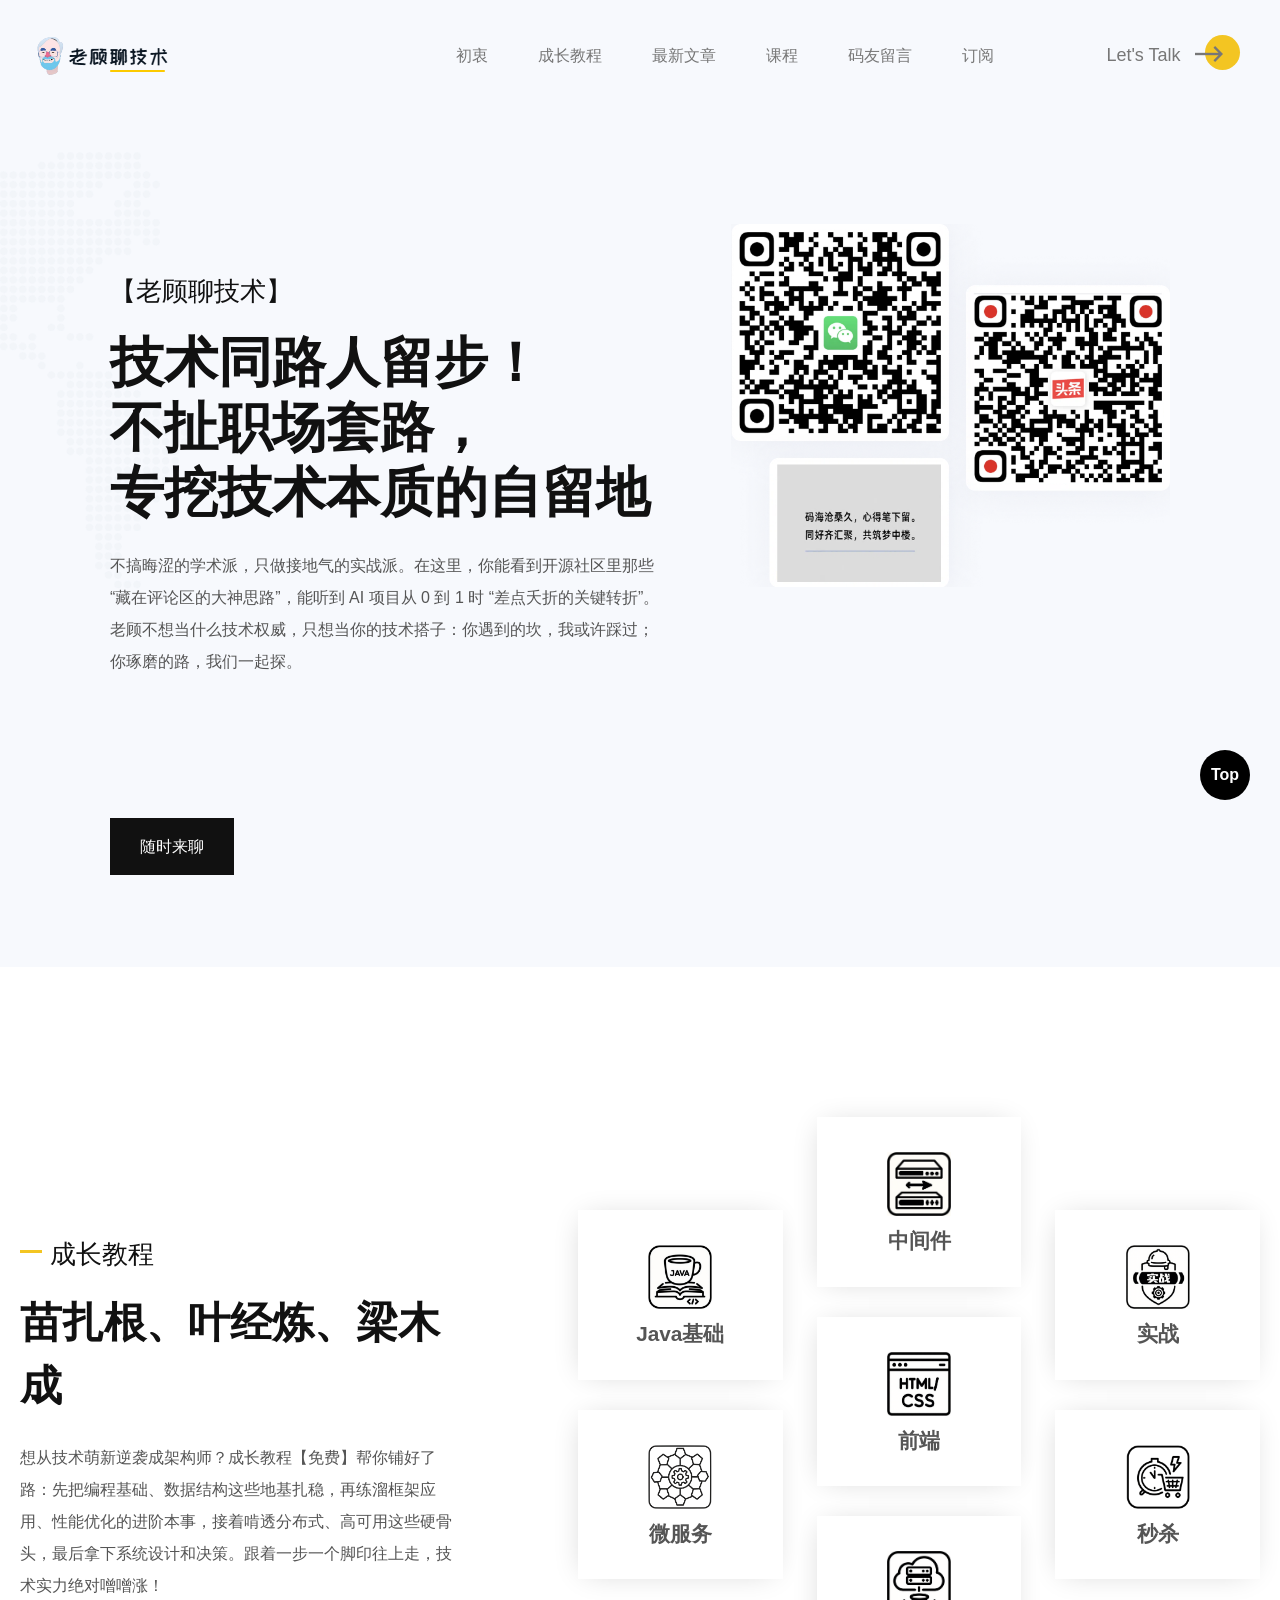
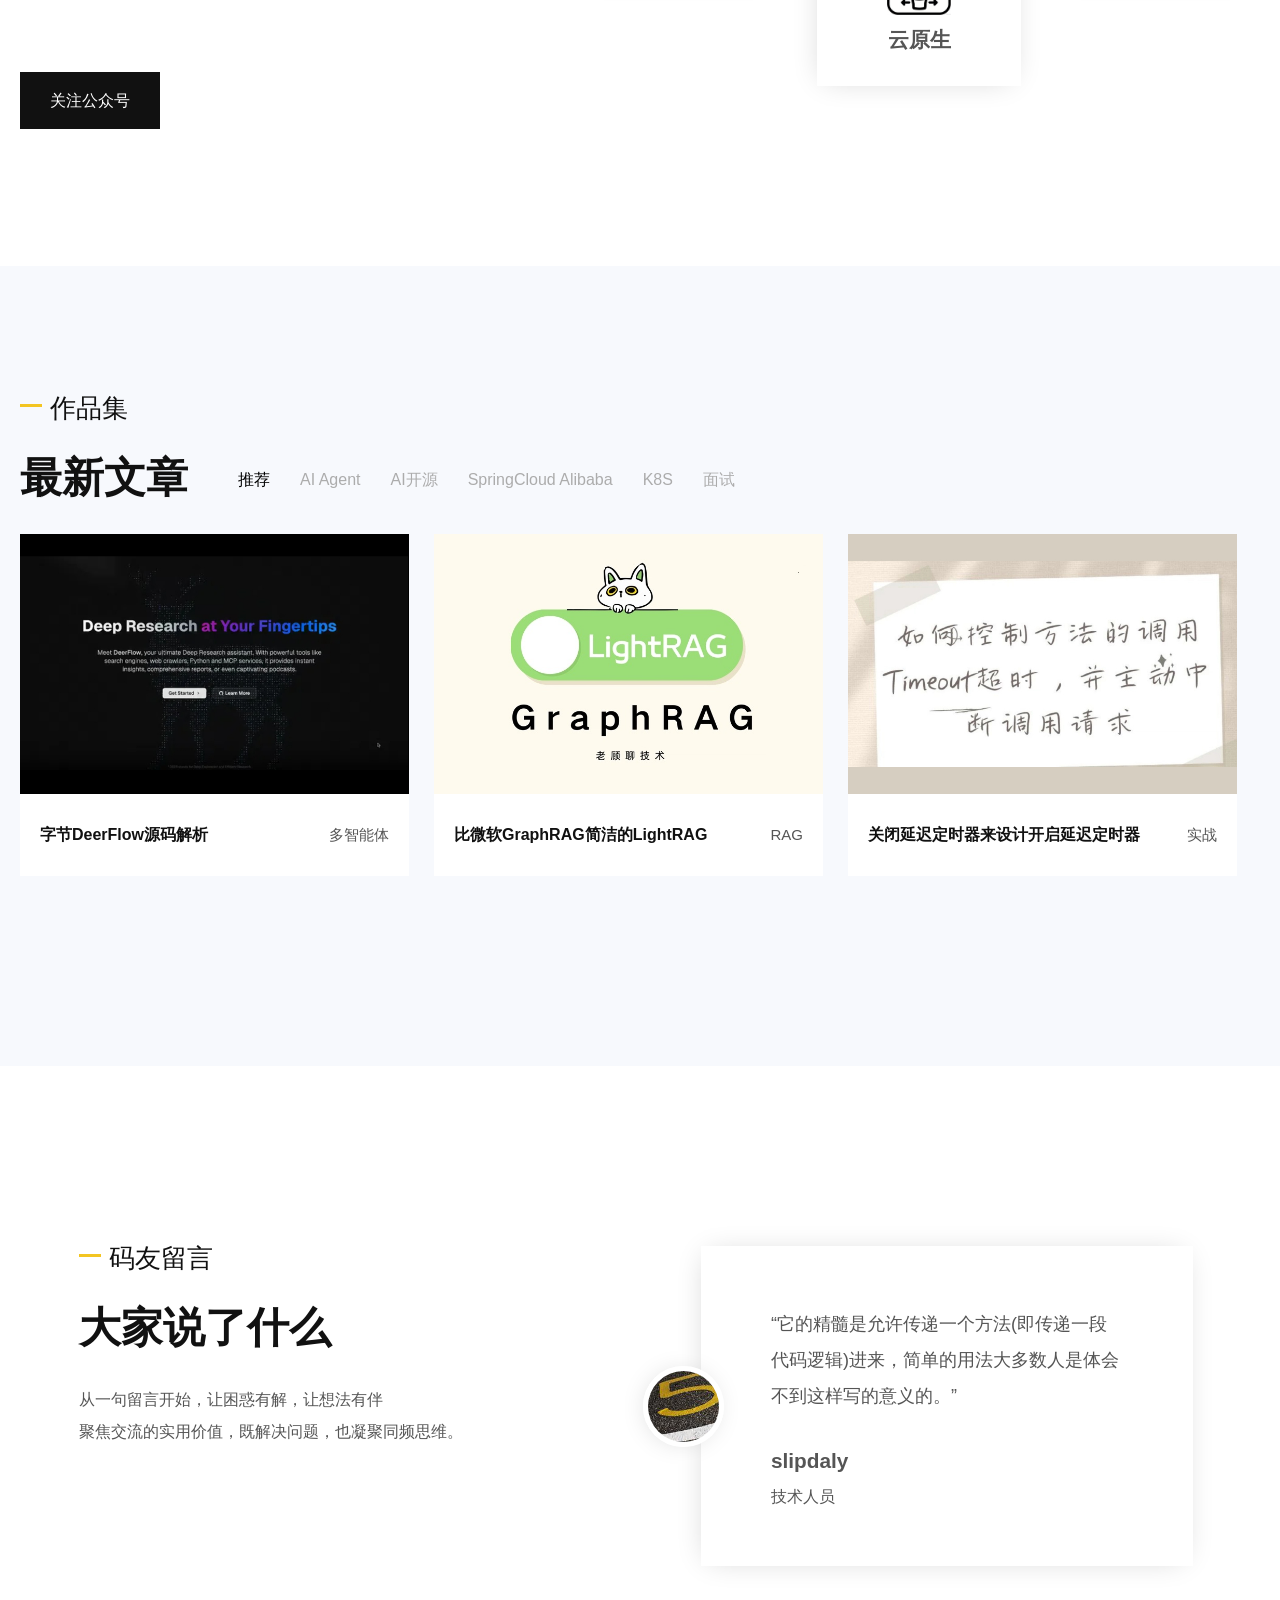
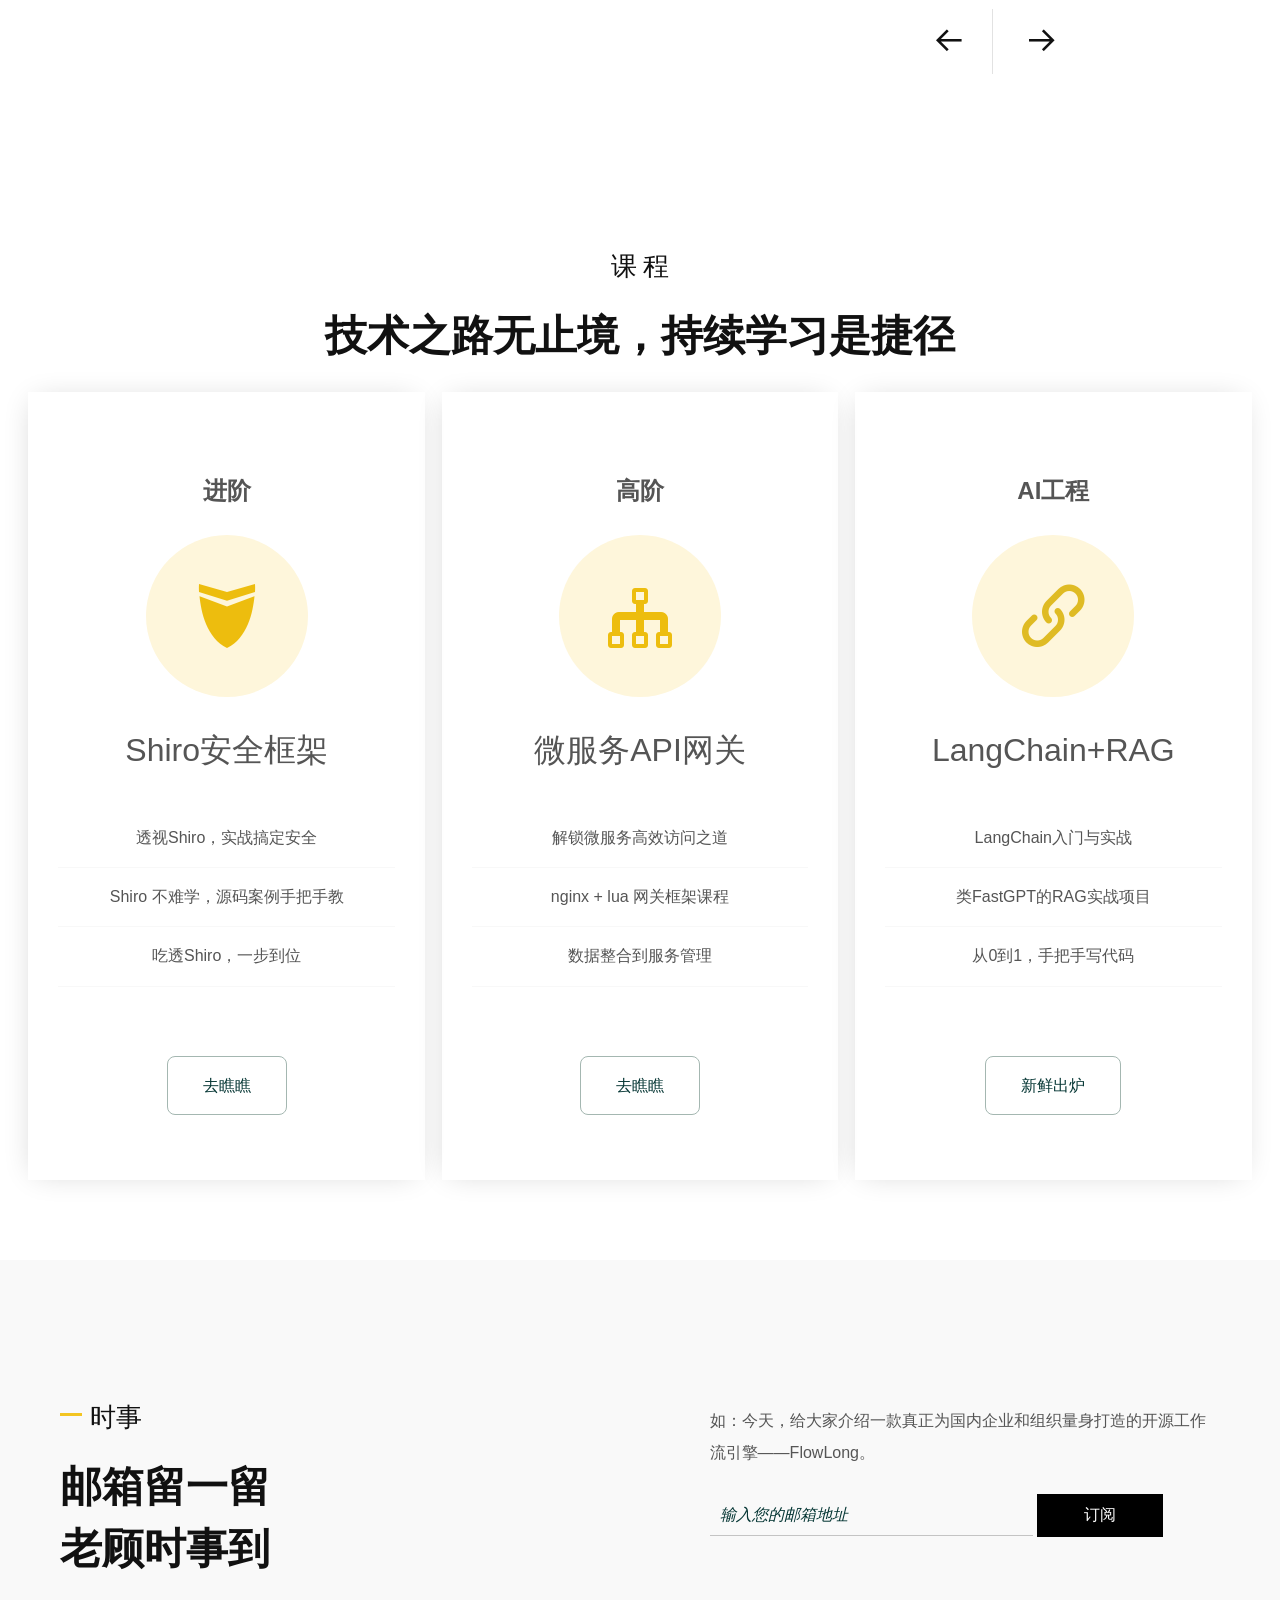
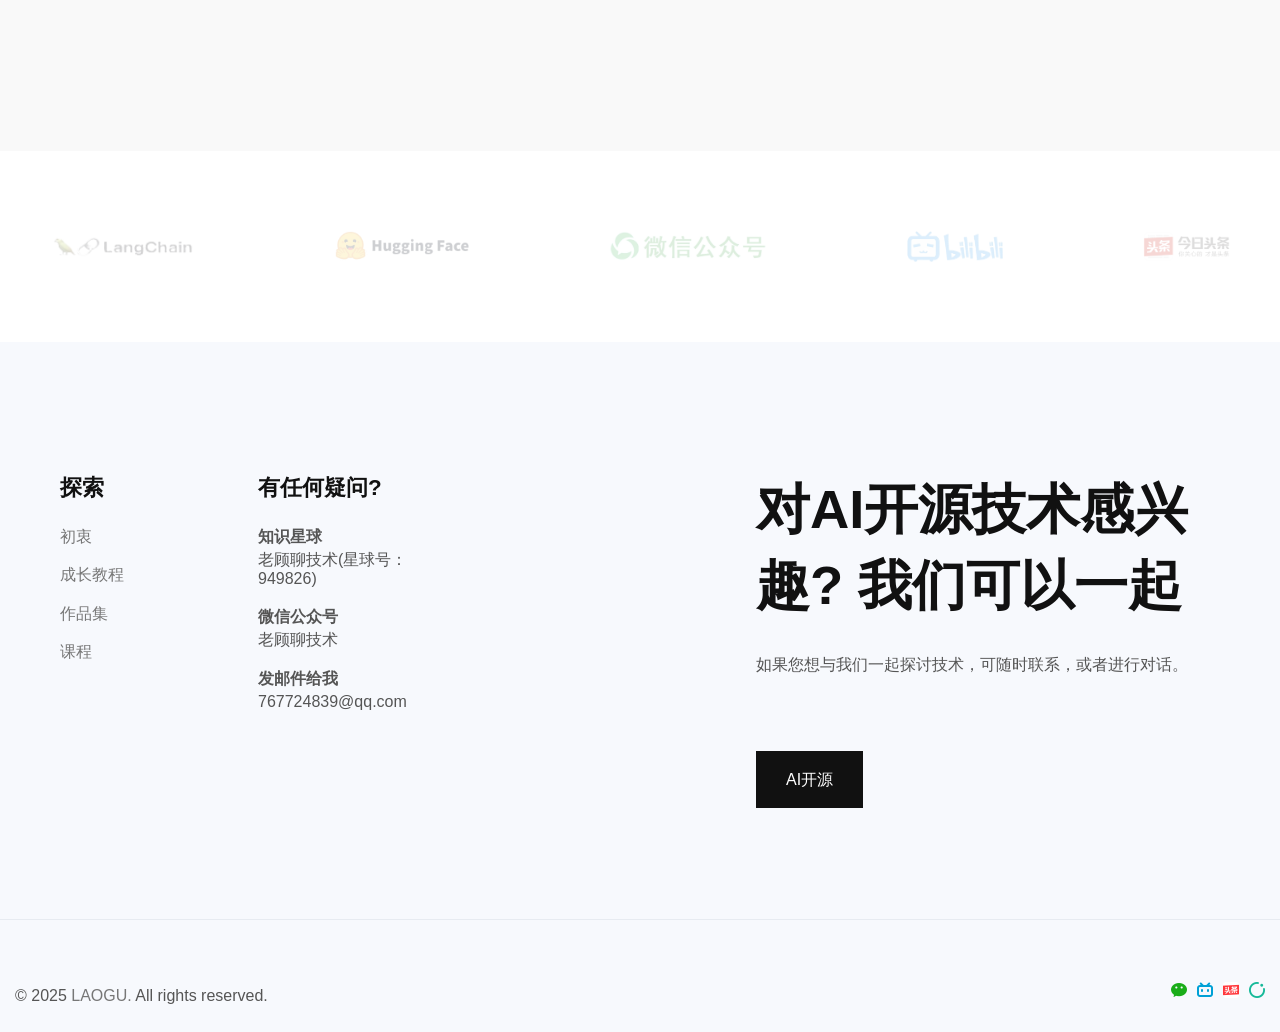
<file: blog/index.html>
<!DOCTYPE html>
	<html lang="zh-cn">
	<head>
		<title>老顾聊技术的主页</title>
		<meta charset="utf-8">
	    <meta http-equiv="X-UA-Compatible" content="IE=edge">
	    <meta name="format-detection" content="telephone=no">
	    <meta name="author" content="">
	    <meta name="keywords" content="">
	    <meta name="description" content="">
		<link rel="icon" href="favicon.ico" type="image/x-icon">
	    <link rel="stylesheet" type="text/css" href="css/normalize.css">
	    <link rel="stylesheet" type="text/css" href="fonts/icomoon/icomoon.css">
	    <link rel="stylesheet" type="text/css" href="css/vendor.css">
	    <link rel="stylesheet" type="text/css" href="style.css">
		
		<!-- <link rel="preconnect" href="https://fonts.googleapis.com">
		<link rel="preconnect" href="https://fonts.gstatic.com" crossorigin>
		<link href="https://fonts.googleapis.com/css2?family=Cormorant+SC:wght@400;700&family=Jost:wght@300;400;700&display=swap" rel="stylesheet"> -->

		<!-- script
		================================================== -->
		<script src="js/modernizr.js"></script>
		<script src="js/config.js"></script>

		<!-- 在 </title> 标签后添加 -->
		<script>
			// 检测设备类型并跳转
			(function() {
				var isMobile = /Android|webOS|iPhone|iPad|iPod|BlackBerry|IEMobile|Opera Mini/i.test(navigator.userAgent);
				if (isMobile) {
					window.location.href = 'mobile.html';
				}
			})();
		</script>

	</head>

<body>

<div id="header-wrap">
	<header id="header">
		<div class="container">
			<div class="inner-content">
				<div class="grid">
					<div class="main-logo">
						<a href="index.html"><img src="images/main-logo.png" alt="logo"></a>
					</div>

					<nav id="navbar">
						<div class="main-menu">
							<ul class="menu-list">
								<li class="menu-item active"><a href="#home" data-effect="Home">初衷</a></li>
								<li class="menu-item"><a href="#services" class="nav-link" data-effect="services">成长教程</a></li>
								<li class="menu-item"><a href="#projects" class="nav-link" data-effect="projects">最新文章</a></li>
								<li class="menu-item"><a href="#price-table" class="nav-link" data-effect="price-table">课程</a></li>
								<li class="menu-item"><a href="#testimonial" class="nav-link" data-effect="Testimonial">码友留言</a></li>
								<li class="menu-item"><a href="#subscribe" class="nav-link" data-effect="subscribe">订阅</a></li>
							</ul>

							<div class="hamburger">
				                <span class="bar"></span>
				                <span class="bar"></span>
				                <span class="bar"></span>
				            </div>
						</div>											
					
						<a href="talk.html" target="_blank" class="btn-hvr-effect">
							<span>Let's Talk</span>
							<i class="icon icon-long-arrow-right"></i>
						</a><!--search-bar-->

					</nav>

				</div>
			</div>
		</div>
	</header>		
</div><!--header-wrap-->

<section id="billboard">
	<div class="main-banner pattern-overlay">
		<div class="banner-content" data-aos="fade-up">
		    <h2 class="section-subtitle">【老顾聊技术】</h2>
			<h3 class="banner-title">技术同路人留步！<br/>不扯职场套路，<br/>专挖技术本质的自留地</h3>
			<p>不搞晦涩的学术派，只做接地气的实战派。在这里，你能看到开源社区里那些 “藏在评论区的大神思路”，能听到 AI 项目从 0 到 1 时 “差点夭折的关键转折”。老顾不想当什么技术权威，只想当你的技术搭子：你遇到的坎，我或许踩过；你琢磨的路，我们一起探。</p>
			<div class="btn-wrap">
				<a href="talk.html" target="_blank" class="btn-accent">随时来聊</a>
			</div>
		</div><!--banner-content-->
		<figure>
			<img src="images/main-banner.png" alt="banner" class="banner-image">
		</figure> 
	</div>
</section>

<button id="scrollToTopBtn">Top</button>

<!--
<section id="about">
	<div class="container">
		<div class="row">
			<div class="inner-content">
				<div class="company-detail">
					<div class="grid">
						<figure>
							<img src="images/single-image.jpg" alt="book" class="single-image">
						</figure>
						<div class="detail-entry" data-aos="fade-up">

							<div class="section-header">
								<h2 class="section-subtitle liner">About Us</h2>
								<h3 class="section-title">We create beautiful design for good business</h3>
							</div>

							<div class="detail-wrap">
								<p>Lorem ipsum dolor sit amet, consectetur adipiscing elit. Diam tincidunt quisque faucibus velit felis tincidunt. Turpis platea sed arcu aliquam lorem in. In ut mattis faucibus purus. Donec libero bibendum ut id risus, bibendum faucibus velit mattis diam etiam.</p>
								<div class="btn-wrap">
									<a href="#" class="btn-accent">Read More</a>
								</div>
							</div>
						</div>
					</div>
				</div>
			</div>	
		</div>
	</div>
</section>
-->

<section id="services">
	<div class="container">
		<div class="row">
			<div class="inner-content">
				<div class="service-content">
						<div class="grid">
							<div class="detail-entry">

								<div class="section-header">
									<h2 class="section-subtitle liner">成长教程</h2>
									<h3 class="section-title">苗扎根、叶经炼、梁木成</h3>
								</div>

								<div class="detail-wrap">
									<p>想从技术萌新逆袭成架构师？成长教程【免费】帮你铺好了路：先把编程基础、数据结构这些地基扎稳，再练溜框架应用、性能优化的进阶本事，接着啃透分布式、高可用这些硬骨头，最后拿下系统设计和决策。跟着一步一个脚印往上走，技术实力绝对噌噌涨！</p>	
									<div class="btn-wrap">
										<a href="#" class="btn-accent" id="follow-btn">关注公众号</a>
										<!-- 添加二维码浮层 -->
										<div class="qr-code-popup">
											<img src="images/qrcode.jpg" alt="公众号二维码">
											<p>扫码关注公众号</p>
										</div>
									</div>
								</div><!--detail-wrap-->								
							</div>

							<div class="service-grid grid" data-aos="fade-up">

								<div class="column odd-column">
									<div class="icon-box">
										<img src="images/java_base.png" style="width: 64px;height:64px" alt="branding">
										<div class="title">Java基础</div>
									</div>
									<div class="icon-box">
										<img src="images/weifw.png" style="width: 64px;height:64px" alt="animation">
										<div class="title">微服务</div>
									</div>
								</div>

								<div class="column">
									<div class="icon-box">
										<img src="images/zhongjianjian.png" style="width: 64px;height:64px" alt="branding">
										<div class="title">中间件</div>
									</div>
									<div class="icon-box">
										<img src="images/qianduan.png" style="width: 64px;height:64px" alt="animation">
										<div class="title">前端</div>
									</div>
									<div class="icon-box">
										<img src="images/yunyuansheng.png" style="width: 64px;height:64px" alt="animation">
										<div class="title">云原生</div>
									</div>
								</div>

								<div class="column odd-column">
									<div class="icon-box">
										<img src="images/shizhan.png" style="width: 64px;height:64px" alt="branding">
										<div class="title">实战</div>
									</div>
									<div class="icon-box">
										<img src="images/miaosha.png" style="width: 64px;height:64px" alt="animation">
										<div class="title">秒杀</div>
									</div>
								</div>


							</div>

							</div><!--grid-->
						</div>

				</div><!--inner-content-->
			</div>
		</div>
	</div>
</section>

<section id="projects">
	<div class="container">
		<div class="row">
			<div class="inner-content">

			<div class="grid">

				<div class="section-header">
					<h2 class="section-subtitle liner">作品集</h2>
					<h3 class="section-title">最新文章</h3>
				</div>
	   
				<ul class="tabs">
				  <li data-tab-target="#all" class="active tab">推荐</li>
				  <li data-tab-target="#branding" class="tab">AI Agent</li>
				  <li data-tab-target="#ecommerce" class="tab">AI开源</li>
				  <li data-tab-target="#photography" class="tab">SpringCloud Alibaba</li>
				  <li data-tab-target="#design" class="tab">K8S</li>
				  <li data-tab-target="#animation" class="tab">面试</li>
				</ul>	

			</div><!--grid-->			

				<div class="tab-content">

				  <div id="all" data-tab-content class="active" data-aos="fade-up">
				  
				  	<div class="grid project-grid">						 

					  	<figure class="project-style hvr-grayscale">
							<img src="images/deerflow.jpg" alt="project" class="project-item">
							<figcaption>
								<h3><a href="https://mp.weixin.qq.com/mp/appmsgalbum?__biz=MzU3NDg3MzUwMw==&action=getalbum&album_id=4077833924284514318#wechat_redirect" target="_blank">字节DeerFlow源码解析</a></h3>
								<div class="category-title">多智能体</div>
							</figcaption>
						</figure>

						<figure class="project-style hvr-grayscale">
							<img src="images/graph_rag.jpg" alt="project" class="project-item">
							<figcaption>
								<h3><a href="https://www.toutiao.com/article/7431366499329180169/" target="_blank">比微软GraphRAG简洁的LightRAG</a></h3>
								<div class="category-title">RAG</div>
							</figcaption>
						</figure>

					  	<figure class="project-style hvr-grayscale">
							<img src="images/timeout.jpg" alt="project" class="project-item">
							<figcaption>
								<h3><a href="https://mp.weixin.qq.com/s/TStxEJ6D-A2B4BwUBgsPGg" target="_blank">关闭延迟定时器来设计开启延迟定时器</a></h3>
								<div class="category-title">实战</div>
							</figcaption>
						</figure>
<!-- 
						<figure class="project-style hvr-grayscale">
							<img src="images/deerflow-lan.jpg" alt="project" class="project-item">
							<figcaption>
								<h3><a href="#">Sajna fashion wears</a></h3>
								<div class="category-title">UI/UX Design</div>
							</figcaption>
						</figure>

					  	<figure class="project-style hvr-grayscale">
							<img src="images/deerflow-hong.jpg" alt="project" class="project-item">
							<figcaption>
								<h3><a href="#">Clayphone app uI</a></h3>
								<div class="category-title">UI/UX Design</div>
							</figcaption>
						</figure>

					  	<figure class="project-style hvr-grayscale">
							<img src="images/deerflow-huang.jpg" alt="project" class="project-item">
							<figcaption>
								<h3><a href="#">John a.powell card</a></h3>
								<div class="category-title">Branding</div>
							</figcaption>
						</figure> -->

			    	 </div>

				  </div>

				  <div id="branding" data-tab-content>
				  	<div class="grid project-grid">

					  	<figure class="project-style hvr-grayscale">
							<img src="images/deerflow-lan.jpg" alt="project" class="project-item">
							<figcaption>
								<h3><a href="https://mp.weixin.qq.com/s/rY73dsutkvX9q_mfl_zncA" target="_blank">字节DeerFlow源码之规划者</a></h3>
								<div class="category-title">多智能体</div>
							</figcaption>
						</figure>

					  	<figure class="project-style hvr-grayscale">
							<img src="images/deerflow-hong.jpg" alt="project" class="project-item">
							<figcaption>
								<h3><a href="https://mp.weixin.qq.com/s/WX4OmWI7Jrgy3MWSQMcNZQ" target="_blank">字节DeerFlow源码之执行者</a></h3>
								<div class="category-title">多智能体</div>
							</figcaption>
						</figure>

					  	<figure class="project-style hvr-grayscale">
							<img src="images/deerflow-huang.jpg" alt="project" class="project-item">
							<figcaption>
								<h3><a href="https://mp.weixin.qq.com/s/yYVEzjorTa7hWdzTA_titQ" target="_blank">字节DeerFlow源码之工程结构</a></h3>
								<div class="category-title">多智能体</div>
							</figcaption>
						</figure>

					  	<!-- <figure class="project-style hvr-grayscale">
							<img src="images/project3.jpg" alt="project" class="project-item">
							<figcaption>
								<h3><a href="#">John a.powell card</a></h3>
								<div class="category-title">Branding</div>
							</figcaption>
						</figure> -->

			    	 </div>
				  </div>

				  <div id="ecommerce" data-tab-content>
				  	<div class="grid project-grid">

					  	<figure class="project-style hvr-grayscale">
							<img src="images/graph-rag.jpg" alt="project" class="project-item">
							<figcaption>
								<h3><a href="https://mp.weixin.qq.com/s/2i9kKLEWifjwOXEElIECxg" target="_blank">GraphRAG/DeepSearch智能问答</a></h3>
								<div class="category-title">RAG</div>
							</figcaption>
						</figure>

					  	<figure class="project-style hvr-grayscale">
							<img src="images/derisk.jpg" alt="project" class="project-item">
							<figcaption>
								<h3><a href="https://mp.weixin.qq.com/s/Dt3E4tdqzaVCv7z6aRSrXA" target="_blank">AI运维系统：OpenDeRisk</a></h3>
								<div class="category-title">AI运维</div>
							</figcaption>
						</figure>

					  	<figure class="project-style hvr-grayscale">
							<img src="images/multi-agent.jpg" alt="project" class="project-item">
							<figcaption>
								<h3><a href="https://mp.weixin.qq.com/s/WJe32b4tGqORjFH1WrEThg" target="_blank">langchain开源蜂群式多智能体</a></h3>
								<div class="category-title">LangChain</div>
							</figcaption>
						</figure>

					  	<!-- <figure class="project-style hvr-grayscale">
							<img src="images/project2.jpg" alt="project" class="project-item">
							<figcaption>
								<h3><a href="#">John a.powell card</a></h3>
								<div class="category-title">Branding</div>
							</figcaption>
						</figure> -->

			    	 </div>
				  </div>

				  <div id="photography" data-tab-content>
				  	<div class="grid project-grid">

					  	<figure class="project-style hvr-grayscale">
							<img src="images/alibaba-fen.jpg" alt="project" class="project-item">
							<figcaption>
								<h3><a href="https://mp.weixin.qq.com/s/W4N4LBWfRpx5gekVwW5wtg" target="_blank">SpringCloud Alibaba之Nacos</a></h3>
								<div class="category-title">微服务</div>
							</figcaption>
						</figure>

					  	<figure class="project-style hvr-grayscale">
							<img src="images/alibaba-blue.jpeg" alt="project" class="project-item">
							<figcaption>
								<h3><a href="https://mp.weixin.qq.com/s/AL9C50l0BY5II9izuAzdIg" target="_blank">Alibaba之Sentinel工作原理</a></h3>
								<div class="category-title">微服务</div>
							</figcaption>
						</figure>

					  	<figure class="project-style hvr-grayscale">
							<img src="images/alibaba-lan.jpeg" alt="project" class="project-item">
							<figcaption>
								<h3><a href="https://mp.weixin.qq.com/s/wymdXhUHlNlvdj3Ydb6C6g" target="_blank">Gateway高阶之注册中心-过滤器</a></h3>
								<div class="category-title">微服务</div>
							</figcaption>
						</figure>

					  	<!-- <figure class="project-style hvr-grayscale">
							<img src="images/photography2.jpg" alt="project" class="project-item">
							<figcaption>
								<h3><a href="#">John a.powell card</a></h3>
								<div class="category-title">Branding</div>
							</figcaption>
						</figure> -->

			    	 </div>
				  </div>

				  <div id="design" data-tab-content>
				  	<div class="grid project-grid">

					  	<figure class="project-style hvr-grayscale">
							<img src="images/k8s1.jpg" alt="project" class="project-item">
							<figcaption>
								<h3><a href="https://www.toutiao.com/article/6919352004188013068/" target="_blank">K8S必备架构概念-网络模型(一)</a></h3>
								<div class="category-title">K8S</div>
							</figcaption>
						</figure>

					  	<figure class="project-style hvr-grayscale">
							<img src="images/k8s2.jpg" alt="project" class="project-item">
							<figcaption>
								<h3><a href="https://www.toutiao.com/article/6921500636878094859/" target="_blank">K8S必备架构概念-网络模型(二)</a></h3>
								<div class="category-title">K8S</div>
							</figcaption>
						</figure>

					  	<figure class="project-style hvr-grayscale">
							<img src="images/k8s3.jpg" alt="project" class="project-item">
							<figcaption>
								<h3><a href="https://www.toutiao.com/article/6924477408867516935/" target="_blank">K8S必备架构概念-网络模型(三)</a></h3>
								<div class="category-title">K8S</div>
							</figcaption>
						</figure>

					  	<!-- <figure class="project-style hvr-grayscale">
							<img src="images/project3.jpg" alt="project" class="project-item">
							<figcaption>
								<h3><a href="#">John a.powell card</a></h3>
								<div class="category-title">Branding</div>
							</figcaption>
						</figure> -->

			    	 </div>
				  </div>

				  <div id="animation" data-tab-content>
				  	<div class="grid project-grid">

					  	<figure class="project-style hvr-grayscale">
							<img src="images/ms1.jpg" alt="project" class="project-item">
							<figcaption>
								<h3><a href="https://www.toutiao.com/article/6869353034188030471/" target="_blank">阿里一面：如何保证API接口数据安全？</a></h3>
								<div class="category-title">面试</div>
							</figcaption>
						</figure>

					  	<figure class="project-style hvr-grayscale">
							<img src="images/ms2.jpg" alt="project" class="project-item">
							<figcaption>
								<h3><a href="https://www.toutiao.com/article/6858257538656240135/" target="_blank">大厂二面：布隆过滤器是什么原理？</a></h3>
								<div class="category-title">面试</div>
							</figcaption>
						</figure>

					  	<figure class="project-style hvr-grayscale">
							<img src="images/ms3.jpg" alt="project" class="project-item">
							<figcaption>
								<h3><a href="https://www.toutiao.com/article/6825162152513372675/" target="_blank">阿里二面：如何排查死锁？避免死锁？</a></h3>
								<div class="category-title">面试</div>
							</figcaption>
						</figure>

					  	<!-- <figure class="project-style hvr-grayscale">
							<img src="images/project2.jpg" alt="project" class="project-item">
							<figcaption>
								<h3><a href="#">John a.powell card</a></h3>
								<div class="category-title">Branding</div>
							</figcaption>
						</figure> -->

			    	 </div>

				  </div>

				</div>				

			</div><!--inner-content-->	
		</div>
	</div>

</section>

<section id="testimonial">
	<div class="container">
		<div class="row">
			<div class="inner-content">
				<div class="grid">

						<div class="section-header">
							<h2 class="section-subtitle liner">码友留言</h2>
							<h3 class="section-title">大家说了什么</h3>
							<p>从一句留言开始，让困惑有解，让想法有伴<br/>聚焦交流的实用价值，既解决问题，也凝聚同频思维。</p>
						</div>

						<div class="testimonial-content" data-aos="fade-up">

							<div class="testimonial-slider">						
								<div class="testimonial-item">
									<div class="author-thumb">
										<img src="images/slipdaly.png" alt="testimonial" class="review-image">
									</div>

									<div class="author-detail">
										<q>它的精髓是允许传递一个方法(即传递一段代码逻辑)进来，简单的用法大多数人是体会不到这样写的意义的。</q>				
										<div class="author-name">slipdaly</div>
										<div class="author-profession">技术人员</div>
									</div>
								</div>
								<div class="testimonial-item">
									<div class="author-thumb">
										<img src="images/MADAO.jpg" alt="testimonial" class="review-image">
									</div>

									<div class="author-detail">
										<q>好文，哥有个点想问一下：<br/>1、我看完这个方案感觉比本地事务表+定时任务效率更高，那电商可以是否可以采用这种方案？<br/>2、如果说MQ在发送消息时候宕机了，是否还会有回查？是单次触发还是连续触发啊？</q>				
										<div class="author-name">MADAO</div>
										<div class="author-profession">码友</div>
									</div>
								</div>
							</div><!--testimonial-slider-->	

							<div class="button-container">
								<button class="prev slick-arrow">
									<i class="icon icon-arrow-left"></i>
								</button>
								<button class="next slick-arrow">
									<i class="icon icon-arrow-right"></i>
								</button>
							</div>

						</div><!--testimonial-content-->

					</div><!--grid-->
				</div><!--inner-content-->
			</div>
		</div>
</section>

<section id="price-table">
	<div class="container">
		<div class="row">
			<div class="inner-content">

						<div class="section-header align-center">
							<h2 class="section-subtitle">课 程</h2>
							<h3 class="section-title">技术之路无止境，持续学习是捷径</h3>
						</div>

						<div class="grid">

							<div class="column align-center">
								<div class="category-title">
									进阶
								</div>
								<i class="icon icon-shiro"></i>
								<div class="price">
									<sup></sup>
									<strong>Shiro安全框架</strong>
									<small></small>
								</div>
								<ul>
									<li>透视Shiro，实战搞定安全 </li>
									<li>Shiro 不难学，源码案例手把手教 </li>
									<li>吃透Shiro，一步到位 </li>
								</ul>
								<div class="btn-wrap">
									<a href="https://www.roncoo.com/view/13" target="_blank" class="btn-outline-accent">去瞧瞧</a>
								</div>								
							</div><!--column-->

							<div class="column align-center">
								<div class="category-title">
									高阶
								</div>
								<i class="icon icon-gateway"></i>
								<div class="price">
									<sup></sup>
									<strong>微服务API网关</strong>
									<small></small>
								</div>
								<ul>
									<li>解锁微服务高效访问之道 </li>
									<li>nginx + lua 网关框架课程 </li>
									<li>数据整合到服务管理 </li>
								</ul>
								<div class="btn-wrap">
									<a href="https://www.roncoo.com/view/139" target="_blank" class="btn-outline-accent">去瞧瞧</a>
								</div>								
							</div><!--column-->

							<div class="column align-center">
								<div class="category-title">
									AI工程
								</div>
								<i class="icon icon-langchain"></i>
								<div class="price">
									<sup></sup>
									<strong>LangChain+RAG</strong>
									<small></small>
								</div>
								<ul>
									<li>LangChain入门与实战 </li>
									<li>类FastGPT的RAG实战项目 </li>
									<li>从0到1，手把手写代码 </li>
								</ul>
								<div class="btn-wrap">
									<a href="https://coding.imooc.com/class/959.html" target="_blank" class="btn-outline-accent">新鲜出炉</a>
								</div>								
							</div><!--column-->

						</div><!--grid-->	

				</div><!--inner-content-->
			</div>
		</div>
</section>
<!-- 
<section id="latest-blog">
	<div class="container">
		<div class="row">
			<div class="inner-content">

			<div class="section-header align-center">
				<h2 class="section-subtitle">Blogs</h2>
				<h3 class="section-title">Latest blog posts</h3>
			</div>

				<div class="grid" data-aos="fade-up">

					<article class="column">

						<figure>
							<a href="#" class="image-hvr-effect">
								<img src="images/post-image1.jpg" alt="post" class="post-image">		
							</a>
						</figure>

						<div class="post-item">	

						<div class="meta-tag">
							<div class="meta-date">Mar 30, 2021</div>			
						    <a href="#" class="categories">inspiration</a>
						 </div>

					    <h3 class="post-title">
					    	<a href="#">Reading books always makes the moments happy</a>
					    </h3>

						 </div>
					</article>

					<article class="column">

						<figure>
							<a href="#" class="image-hvr-effect">
								<img src="images/post-image2.jpg" alt="post" class="post-image">		
							</a>
						</figure>

						<div class="post-item">	

						<div class="meta-tag">
							<div class="meta-date">Mar 30, 2021</div>				
						    <a href="#" class="categories">inspiration</a>
						 </div>

					    <h3 class="post-title">
					    	<a href="#">Reading books always makes the moments happy</a>
					    </h3>

						 </div>
					</article>

					<article class="column">

						<figure>
							<a href="#" class="image-hvr-effect">
								<img src="images/post-image3.jpg" alt="post" class="post-image">		
							</a>
						</figure>

						<div class="post-item">	

						<div class="meta-tag">
							<div class="meta-date">Mar 30, 2021</div>				
						    <a href="#" class="categories">inspiration</a>
						 </div>

					    <h3 class="post-title">
					    	<a href="#">Reading books always makes the moments happy</a>
					    </h3>

						 </div>
					</article>


				</div>

			</div>	
		</div>
	</div>
</section> -->

<section id="subscribe">
	<div class="container">
		<div class="row">
			<div class="inner-content">			

				<div class="grid">

					<div class="section-header">
						<h2 class="section-subtitle liner">时事</h2>
						<h3 class="section-title">邮箱留一留<br/>老顾时事到</h3>
					</div>

					<div class="subscribe-content" data-aos="fade-up">
						<p>如：今天，给大家介绍一款真正为国内企业和组织量身打造的开源工作流引擎——FlowLong。</p>
						<form id="form">
							<input type="text" name="email" placeholder="输入您的邮箱地址">
							<button class="btn-subscribe">订阅</button>
						</form>					
					</div>

				</div><!--grid-->

			</div>	
		</div>
	</div>
</section>

<section id="association-with">
	<div class="container">
		<div class="row">
			<div class="inner-content">	
				<div class="grid" data-aos="fade-left">
					<a href="https://www.langchain.com/" target="_blank">
						<img src="images/langchain.png" alt="LangChain" class="association-image">
					</a>
					<a href="https://hf-mirror.com" target="_blank">
						<img src="images/huggingface.png" alt="Hugging Face" class="association-image">
					</a>
					<a href="#services">
						<img src="images/gongzhonghao.png" alt="公众号" class="association-image">
					</a>
					<a href="https://www.bilibili.com/" target="_blank">
						<img src="images/bili.png" alt="B站" class="association-image">
					</a>
					<a href="http://toutiao.com/c/user/5420418219/?from=qrcode" target="_blank">
						<img src="images/toutiao.png" alt="头条号" class="association-image">
					</a>
				</div>
			</div>
		</div>
	</div>	
</section>

<footer id="footer">
	<div class="container">
		<div class="row">
			<div class="inner-content">
					<div class="footer-menu-list" data-aos="fade-up">
						<div class="grid">

							<div class="footer-menu">
								<h3>探索</h3>
								<ul class="menu-list">
									<li class="menu-item">
										<a href="#home">初衷</a>
									</li>
									<li class="menu-item">
										<a href="#services">成长教程</a>
									</li>
									<li class="menu-item">
										<a href="#projects">作品集</a>
									</li>	
									<li class="menu-item">
										<a href="#price-table">课程</a>
									</li>								
								</ul>
							</div>

							<div class="footer-menu">
								<h3>有任何疑问?</h3>
								<ul class="menu-list">
									<li class="menu-item">
										<strong>知识星球</strong>
										老顾聊技术(星球号：949826)
									</li>
									<li class="menu-item">
										<strong>微信公众号</strong>
										老顾聊技术
									</li>
									<li class="menu-item">
										<strong>发邮件给我</strong>
										767724839@qq.com
									</li>								
								</ul>
							</div>

							<div class="footer-item">
								<h2>对AI开源技术感兴趣? 我们可以一起</h2>
								<p>如果您想与我们一起探讨技术，可随时联系，或者进行对话。</p>
								<div class="btn-wrap">
									<a href="https://flowus.cn/laogu/share/50099c3d-d98d-4f4e-918f-2f62563840a4" target="_blank" class="btn-accent">AI开源</a>
								</div>
							</div>

						</div>
					</div><!--footer-menu-list-->
			</div><!--inner-content-->
		</div>
	</div>
</footer>

<div id="footer-bottom">
	<div class="container">
		<div class="grid">
			<div class="copyright">
				<p>© 2025 <a href="https://templatesjungle.com/">LAOGU.</a> All rights reserved.</p>
			</div>

			<div class="social-links">
				<ul>
					<li>
						<a href="#services" title="公众号"><i class="icon"><img src="images/wx.ico" width="16px" height="16px" /></i></a>
					</li>
					<li>
						<a href="https://www.bilibili.com/" title="B站UP主"><i class="icon"><img src="images/b.ico" width="16px" height="16px" /></i></a>
					</li>
					<li>
						<a href="http://toutiao.com/c/user/5420418219/?from=qrcode" title="头条号" target="_blank"><i class="icon"><img src="images/toutiao.ico" width="16px" height="16px" /></i></a>
					</li>
					<li>
						<a href="https://wx.zsxq.com/" title="知识星球-老顾聊技术" target="_blank"><i class="icon"><img src="images/xq.ico" width="16px" height="16px" /></i></a>
					</li>
				</ul>
			</div>
		</div><!--grid-->	
	</div>
</div>


<script src="js/jquery-1.11.0.min.js"></script>
<script src="js/plugins.js"></script>
<script src="js/slideNav.min.js"></script>
<script src="js/slideNav.js"></script>
<script src="js/script.js"></script>	

<script>
document.getElementById('form').addEventListener('submit', function(e) {
    e.preventDefault();
    
    const emailInput = this.querySelector('input[name="email"]');
    const email = emailInput.value;
    
    // 基本的邮箱格式验证
    const emailRegex = /^[^\s@]+@[^\s@]+\.[^\s@]+$/;
    if (!emailRegex.test(email)) {
        alert('请输入有效的邮箱地址');
        return;
    }
    
    // 发送订阅请求
    fetch(`${API_BASE}/subscribe`, {
        method: 'POST',
        headers: {
            'Content-Type': 'application/json'
        },
        body: JSON.stringify({ email: email })
    })
    .then(response => response.json())
    .then(data => {
        if (data.message) {
            alert('订阅成功！感谢你的信任！');
            emailInput.value = ''; // 清空输入框
        } else {
            alert('订阅失败，不能重复订阅哦，请重试');
        }
    })
    .catch(error => {
        console.error('Error:', error);
        alert('订阅过程中出现错误，请重试');
    });
});
</script>
</body>
</html>
</file>
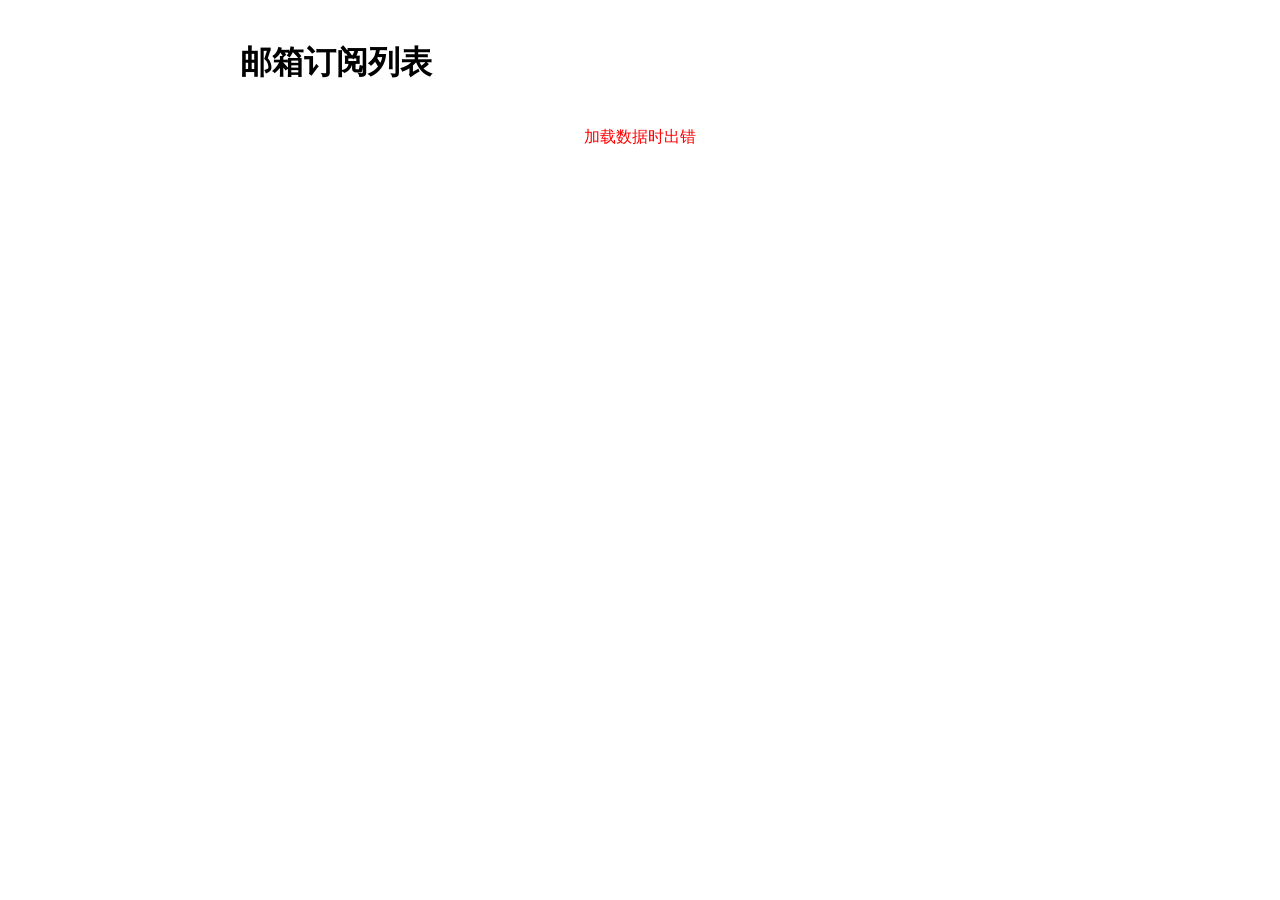
<file: blog/emails.html>
<!DOCTYPE html>
<html lang="zh-cn">
<head>
    <meta charset="UTF-8">
    <meta name="viewport" content="width=device-width, initial-scale=1.0">
    <title>邮箱订阅列表</title>
    <link rel="icon" href="favicon.ico" type="image/x-icon">
    <script src="js/config.js"></script>
    <style>
        body {
            font-family: Arial, sans-serif;
            max-width: 800px;
            margin: 0 auto;
            padding: 20px;
        }
        table {
            width: 100%;
            border-collapse: collapse;
            margin-top: 20px;
        }
        th, td {
            padding: 12px;
            text-align: left;
            border-bottom: 1px solid #ddd;
        }
        th {
            background-color: #f2f2f2;
        }
        tr:hover {
            background-color: #f5f5f5;
        }
        .loading {
            text-align: center;
            padding: 20px;
        }
        .error {
            color: red;
            text-align: center;
            padding: 20px;
        }
    </style>
</head>
<body>
    <h1>邮箱订阅列表</h1>
    
    <div id="content">
        <div class="loading">加载中...</div>
    </div>

    <script>
        // 获取邮箱列表
        fetch(`${API_BASE}/emails`)
            .then(response => response.json())
            .then(emails => {
                const contentDiv = document.getElementById('content');
                
                if (emails.length === 0) {
                    contentDiv.innerHTML = '<p>暂无订阅邮箱</p>';
                    return;
                }
                
                // 创建表格
                let tableHTML = `
                    <table>
                        <thead>
                            <tr>
                                <th>ID</th>
                                <th>邮箱地址</th>
                                <th>订阅时间</th>
                            </tr>
                        </thead>
                        <tbody>
                `;
                
                emails.forEach(email => {
                    tableHTML += `
                        <tr>
                            <td>${email.id}</td>
                            <td>${email.email}</td>
                            <td>${new Date(email.created_at).toLocaleString()}</td>
                        </tr>
                    `;
                });
                
                tableHTML += `
                        </tbody>
                    </table>
                `;
                
                contentDiv.innerHTML = tableHTML;
            })
            .catch(error => {
                console.error('Error:', error);
                document.getElementById('content').innerHTML = '<div class="error">加载数据时出错</div>';
            });
    </script>
</body>
</html>
</file>
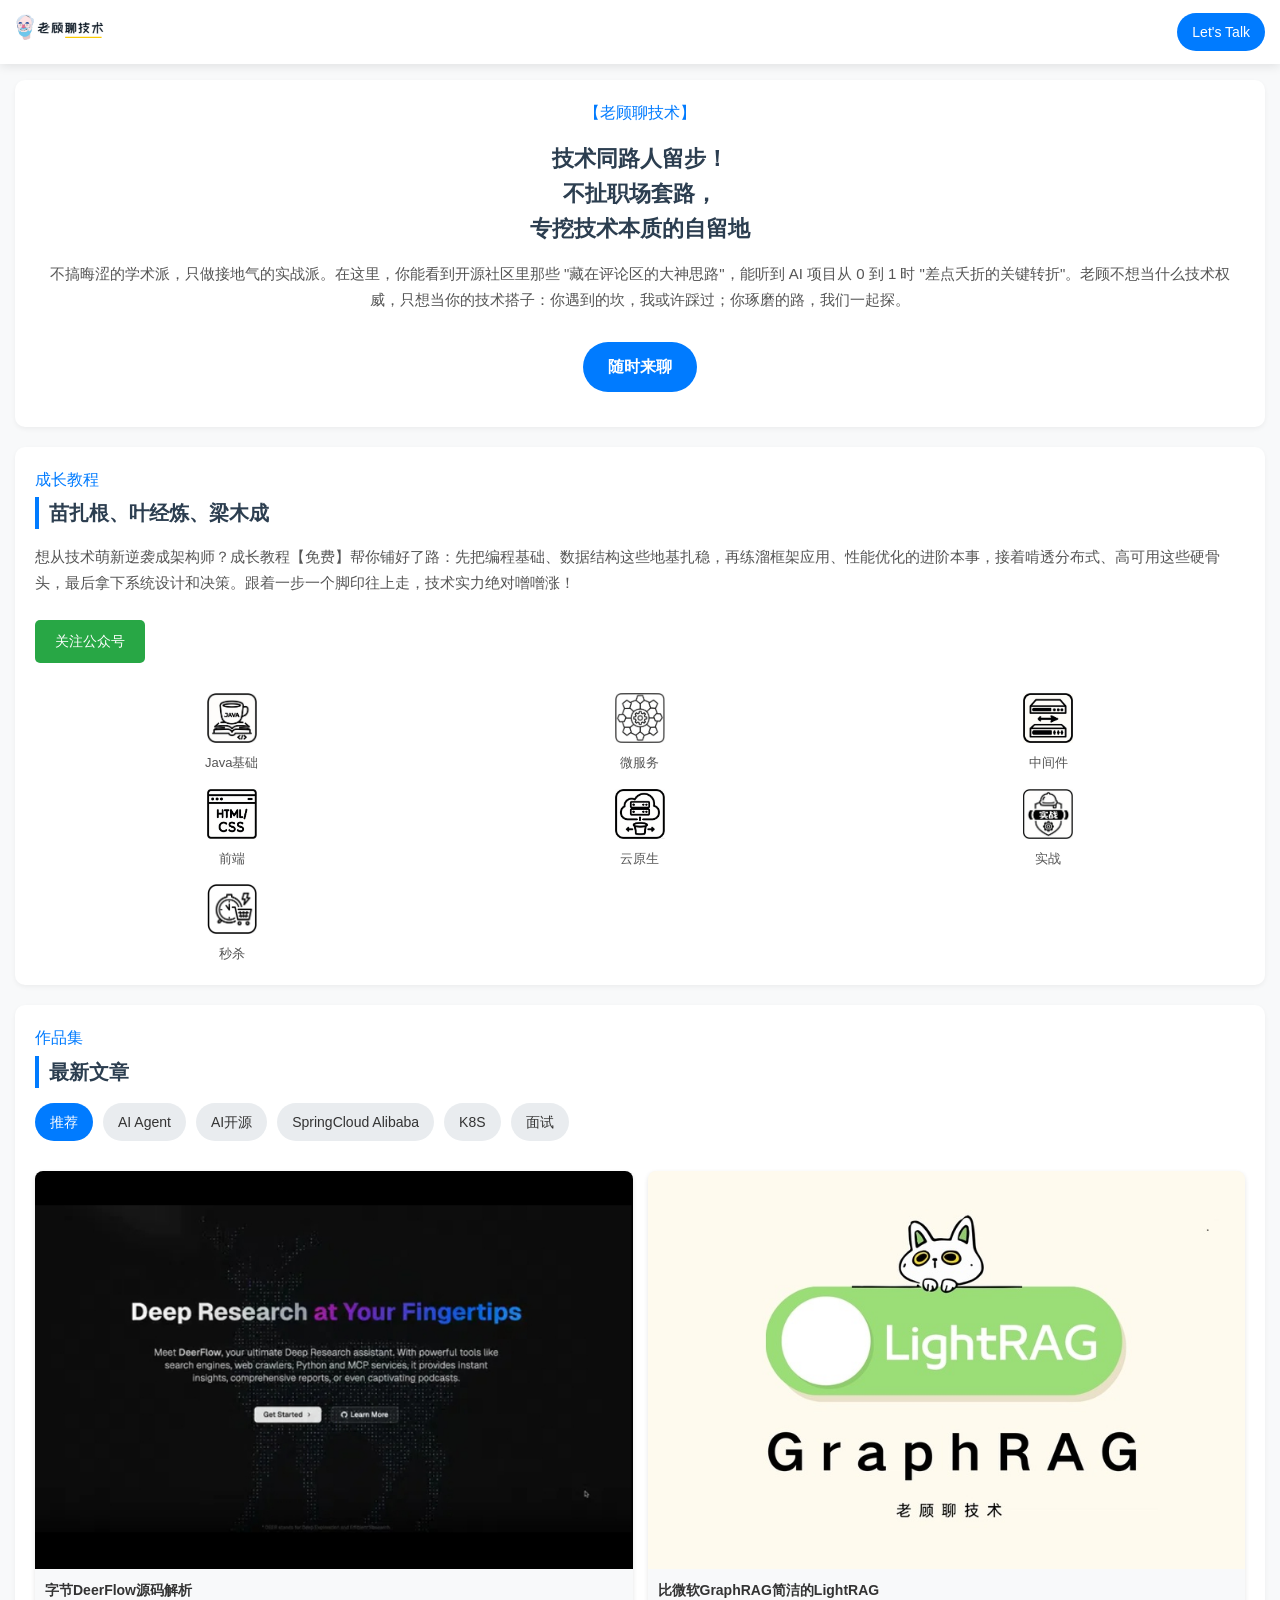
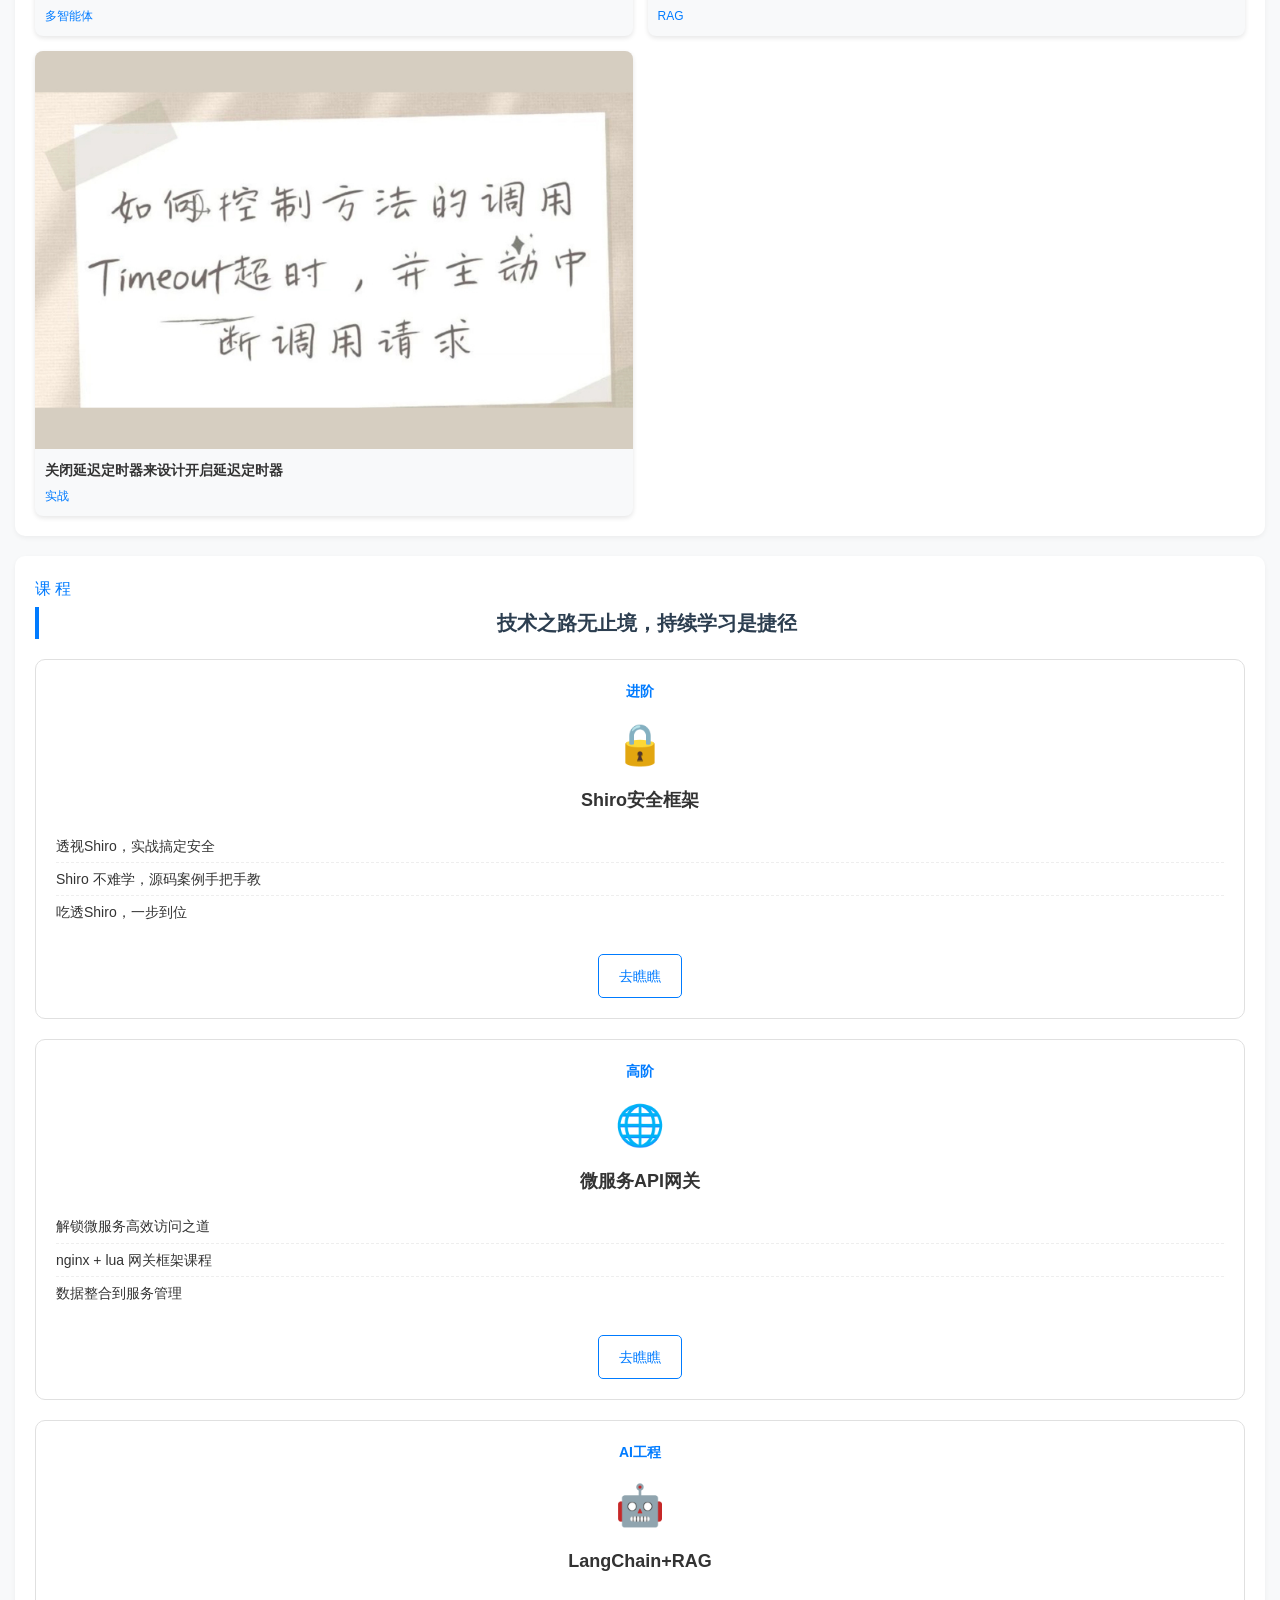
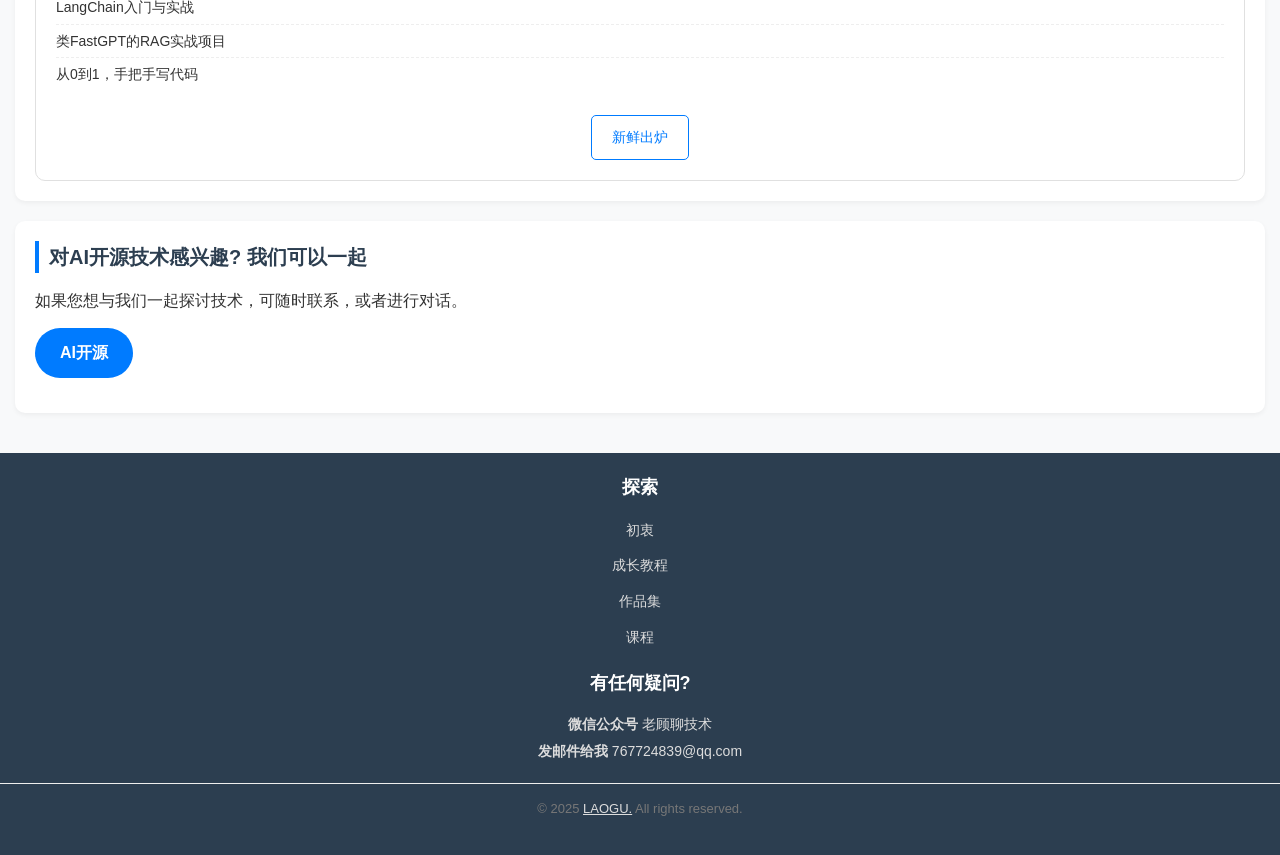
<file: blog/mobile.html>
<!DOCTYPE html>
<html lang="zh-cn">
<head>
    <title>老顾聊技术的主页</title>
    <meta charset="utf-8">
    <meta name="viewport" content="width=device-width, initial-scale=1.0">
    <meta http-equiv="X-UA-Compatible" content="IE=edge">
    <meta name="format-detection" content="telephone=no">
    <link rel="icon" href="favicon.ico" type="image/x-icon">
    <style>
        * {
            margin: 0;
            padding: 0;
            box-sizing: border-box;
        }
        
        body {
            font-family: -apple-system, BlinkMacSystemFont, 'Segoe UI', Roboto, Oxygen, Ubuntu, Cantarell, 'Open Sans', 'Helvetica Neue', sans-serif;
            line-height: 1.6;
            color: #333;
            background-color: #f8f9fa;
        }
        
        .container {
            max-width: 100%;
            padding: 0 15px;
            margin: 0 auto;
        }
        
        /* Header Styles */
        #header-wrap {
            position: fixed;
            top: 0;
            left: 0;
            width: 100%;
            background: #fff;
            box-shadow: 0 2px 10px rgba(0,0,0,0.1);
            z-index: 1000;
        }
        
        #header {
            padding: 10px 0;
        }
        
        .header-content {
            display: flex;
            justify-content: space-between;
            align-items: center;
        }
        
        .logo img {
            height: 36px;
        }
        
        .talk-btn {
            background: #007bff;
            color: white;
            border: none;
            padding: 8px 15px;
            border-radius: 20px;
            font-size: 14px;
            text-decoration: none;
        }
        
        /* Main Content */
        main {
            margin-top: 60px;
            padding: 20px 0;
        }
        
        section {
            background: white;
            margin-bottom: 20px;
            border-radius: 10px;
            padding: 20px;
            box-shadow: 0 2px 5px rgba(0,0,0,0.05);
        }
        
        .section-title {
            font-size: 20px;
            font-weight: bold;
            margin-bottom: 15px;
            color: #2c3e50;
            border-left: 4px solid #007bff;
            padding-left: 10px;
        }
        
        .subtitle {
            font-size: 16px;
            color: #007bff;
            margin-bottom: 5px;
        }
        
        /* Billboard Section */
        #billboard {
            text-align: center;
        }
        
        .banner-title {
            font-size: 22px;
            font-weight: bold;
            margin: 15px 0;
            color: #2c3e50;
        }
        
        .banner-text {
            font-size: 15px;
            color: #555;
            margin: 15px 0;
            line-height: 1.7;
        }
        
        .btn {
            display: inline-block;
            background: #007bff;
            color: white;
            padding: 12px 25px;
            border-radius: 30px;
            text-decoration: none;
            font-weight: bold;
            margin: 15px 0;
        }
        
        /* Services Section */
        .service-intro {
            margin-bottom: 20px;
        }
        
        .service-text {
            font-size: 15px;
            color: #555;
            margin-bottom: 15px;
            line-height: 1.7;
        }
        
        .follow-btn {
            display: inline-block;
            background: #28a745;
            color: white;
            padding: 10px 20px;
            border-radius: 5px;
            text-decoration: none;
            font-size: 14px;
            margin: 10px 0;
        }
        
        .services-grid {
            display: grid;
            grid-template-columns: repeat(3, 1fr);
            gap: 15px;
            margin-top: 20px;
        }
        
        .service-item {
            text-align: center;
        }
        
        .service-icon {
            width: 50px;
            height: 50px;
            margin: 0 auto 10px;
            display: block;
        }
        
        .service-name {
            font-size: 13px;
            color: #555;
        }
        
        /* Projects Section */
        .tabs {
            display: flex;
            overflow-x: auto;
            margin-bottom: 20px;
            padding-bottom: 10px;
        }
        
        .tab {
            flex: 0 0 auto;
            padding: 8px 15px;
            background: #e9ecef;
            border-radius: 20px;
            margin-right: 10px;
            font-size: 14px;
            cursor: pointer;
            white-space: nowrap;
        }
        
        .tab.active {
            background: #007bff;
            color: white;
        }
        
        .project-grid {
            display: grid;
            grid-template-columns: repeat(2, 1fr);
            gap: 15px;
        }
        
        .project-item {
            border-radius: 8px;
            overflow: hidden;
            box-shadow: 0 2px 5px rgba(0,0,0,0.1);
            background: #f8f9fa;
        }
        
        .project-img {
            width: 100%;
            height: auto;
            display: block;
        }
        
        .project-info {
            padding: 10px;
        }
        
        .project-title {
            font-size: 14px;
            font-weight: bold;
            margin-bottom: 5px;
        }
        
        .project-category {
            font-size: 12px;
            color: #007bff;
        }
        
        .project-link {
            text-decoration: none;
            color: inherit;
        }
        
        /* Project content containers */
        .project-content {
            display: none;
        }
        
        .project-content.active {
            display: block;
        }
        
        /* Price Table Section */
        .price-table-title {
            text-align: center;
            margin-bottom: 20px;
        }
        
        .courses-grid {
            display: grid;
            grid-template-columns: repeat(1, 1fr);
            gap: 20px;
        }
        
        .course-card {
            border: 1px solid #e0e0e0;
            border-radius: 10px;
            padding: 20px;
            text-align: center;
        }
        
        .course-category {
            font-size: 14px;
            color: #007bff;
            font-weight: bold;
            margin-bottom: 10px;
        }
        
        .course-icon {
            font-size: 40px;
            margin: 10px 0;
            color: #007bff;
        }
        
        .course-price strong {
            font-size: 18px;
            font-weight: bold;
        }
        
        .course-features {
            list-style: none;
            margin: 15px 0;
            text-align: left;
        }
        
        .course-features li {
            padding: 5px 0;
            font-size: 14px;
            border-bottom: 1px dashed #eee;
        }
        
        .course-features li:last-child {
            border-bottom: none;
        }
        
        .course-btn {
            display: inline-block;
            padding: 10px 20px;
            border-radius: 5px;
            text-decoration: none;
            font-size: 14px;
            margin-top: 10px;
            border: 1px solid #007bff;
            color: #007bff;
        }
        
        .course-btn:hover {
            background: #007bff;
            color: white;
        }
        
        .btn-disabled {
            background: #6c757d;
            border-color: #6c757d;
            color: white;
            cursor: not-allowed;
        }
        
        .btn-disabled:hover {
            background: #6c757d;
            color: white;
        }
        
        /* Footer */
        #footer {
            background: #2c3e50;
            color: white;
            padding: 20px 0;
            text-align: center;
        }
        
        .footer-section {
            margin-bottom: 20px;
        }
        
        .footer-title {
            font-size: 18px;
            margin-bottom: 15px;
        }
        
        .footer-links {
            list-style: none;
        }
        
        .footer-links li {
            margin-bottom: 10px;
        }
        
        .footer-links a {
            color: #ddd;
            text-decoration: none;
            font-size: 14px;
        }
        
        .contact-info {
            font-size: 14px;
            color: #ddd;
            margin: 5px 0;
        }
        
        #footer-bottom {
            text-align: center;
            padding: 15px 0;
            font-size: 13px;
            color: #777;
            border-top: 1px solid #eee;
        }
        
        /* QR Code Popup */
        .qr-popup {
            position: fixed;
            top: 0;
            left: 0;
            width: 100%;
            height: 100%;
            background: rgba(0,0,0,0.7);
            display: flex;
            justify-content: center;
            align-items: center;
            z-index: 2000;
            display: none;
        }
        
        .qr-content {
            background: white;
            padding: 20px;
            border-radius: 10px;
            text-align: center;
            max-width: 300px;
            width: 80%;
        }
        
        .qr-content img {
            width: 100%;
            max-width: 200px;
            height: auto;
        }
        
        .close-btn {
            margin-top: 15px;
            background: #dc3545;
            color: white;
            border: none;
            padding: 8px 20px;
            border-radius: 5px;
            cursor: pointer;
        }
        
        /* Responsive adjustments */
        @media (max-width: 480px) {
            .services-grid {
                grid-template-columns: repeat(3, 1fr);
                gap: 10px;
            }
            
            .project-grid {
                grid-template-columns: 1fr;
            }
            
            .banner-title {
                font-size: 20px;
            }
        }
    </style>
</head>

<body>
    <!-- Header -->
    <div id="header-wrap">
        <div class="container">
            <header id="header">
                <div class="header-content">
                    <div class="logo">
                        <a href="index.html"><img src="images/main-logo.png" alt="老顾聊技术"></a>
                    </div>
                    <a href="talk.html" target="_blank" class="talk-btn">Let's Talk</a>
                </div>
            </header>
        </div>
    </div>

    <!-- Main Content -->
    <main>
        <div class="container">
            <!-- Billboard Section -->
            <section id="billboard">
                <div class="subtitle">【老顾聊技术】</div>
                <h1 class="banner-title">技术同路人留步！<br>不扯职场套路，<br>专挖技术本质的自留地</h1>
                <p class="banner-text">不搞晦涩的学术派，只做接地气的实战派。在这里，你能看到开源社区里那些 "藏在评论区的大神思路"，能听到 AI 项目从 0 到 1 时 "差点夭折的关键转折"。老顾不想当什么技术权威，只想当你的技术搭子：你遇到的坎，我或许踩过；你琢磨的路，我们一起探。</p>
                <a href="talk.html" target="_blank" class="btn">随时来聊</a>
            </section>

            <!-- Services Section -->
            <section id="services">
                <div class="subtitle">成长教程</div>
                <h2 class="section-title">苗扎根、叶经炼、梁木成</h2>
                
                <div class="service-intro">
                    <p class="service-text">想从技术萌新逆袭成架构师？成长教程【免费】帮你铺好了路：先把编程基础、数据结构这些地基扎稳，再练溜框架应用、性能优化的进阶本事，接着啃透分布式、高可用这些硬骨头，最后拿下系统设计和决策。跟着一步一个脚印往上走，技术实力绝对噌噌涨！</p>
                    <a href="#" class="follow-btn" id="followBtn">关注公众号</a>
                </div>
                
                <div class="services-grid">
                    <div class="service-item">
                        <img src="images/java_base.png" alt="Java基础" class="service-icon">
                        <div class="service-name">Java基础</div>
                    </div>
                    <div class="service-item">
                        <img src="images/weifw.png" alt="微服务" class="service-icon">
                        <div class="service-name">微服务</div>
                    </div>
                    <div class="service-item">
                        <img src="images/zhongjianjian.png" alt="中间件" class="service-icon">
                        <div class="service-name">中间件</div>
                    </div>
                    <div class="service-item">
                        <img src="images/qianduan.png" alt="前端" class="service-icon">
                        <div class="service-name">前端</div>
                    </div>
                    <div class="service-item">
                        <img src="images/yunyuansheng.png" alt="云原生" class="service-icon">
                        <div class="service-name">云原生</div>
                    </div>
                    <div class="service-item">
                        <img src="images/shizhan.png" alt="实战" class="service-icon">
                        <div class="service-name">实战</div>
                    </div>
                    <div class="service-item">
                        <img src="images/miaosha.png" alt="秒杀" class="service-icon">
                        <div class="service-name">秒杀</div>
                    </div>
                </div>
            </section>

            <!-- Projects Section -->
            <section id="projects">
                <div class="subtitle">作品集</div>
                <h2 class="section-title">最新文章</h2>
                
                <div class="tabs">
                    <div class="tab active" data-tab="all">推荐</div>
                    <div class="tab" data-tab="branding">AI Agent</div>
                    <div class="tab" data-tab="ecommerce">AI开源</div>
                    <div class="tab" data-tab="photography">SpringCloud Alibaba</div>
                    <div class="tab" data-tab="design">K8S</div>
                    <div class="tab" data-tab="animation">面试</div>
                </div>
                
                <!-- All Projects -->
                <div class="project-content active" id="tab-all">
                    <div class="project-grid">
                        <div class="project-item">
                            <a href="https://mp.weixin.qq.com/mp/appmsgalbum?__biz=MzU3NDg3MzUwMw==&action=getalbum&album_id=4077833924284514318#wechat_redirect" target="_blank" class="project-link">
                                <img src="images/deerflow.jpg" alt="字节DeerFlow源码解析" class="project-img">
                                <div class="project-info">
                                    <div class="project-title">字节DeerFlow源码解析</div>
                                    <div class="project-category">多智能体</div>
                                </div>
                            </a>
                        </div>
                        
                        <div class="project-item">
                            <a href="https://www.toutiao.com/article/7431366499329180169/" target="_blank" class="project-link">
                                <img src="images/graph_rag.jpg" alt="比微软GraphRAG简洁的LightRAG" class="project-img">
                                <div class="project-info">
                                    <div class="project-title">比微软GraphRAG简洁的LightRAG</div>
                                    <div class="project-category">RAG</div>
                                </div>
                            </a>
                        </div>
                        
                        <div class="project-item">
                            <a href="https://mp.weixin.qq.com/s/TStxEJ6D-A2B4BwUBgsPGg" target="_blank" class="project-link">
                                <img src="images/timeout.jpg" alt="关闭延迟定时器来设计开启延迟定时器" class="project-img">
                                <div class="project-info">
                                    <div class="project-title">关闭延迟定时器来设计开启延迟定时器</div>
                                    <div class="project-category">实战</div>
                                </div>
                            </a>
                        </div>
                    </div>
                </div>
                
                <!-- Branding Projects -->
                <div class="project-content" id="tab-branding">
                    <div class="project-grid">
                        <div class="project-item">
                            <a href="https://mp.weixin.qq.com/s/rY73dsutkvX9q_mfl_zncA" target="_blank" class="project-link">
                                <img src="images/deerflow-lan.jpg" alt="字节DeerFlow源码之规划者" class="project-img">
                                <div class="project-info">
                                    <div class="project-title">字节DeerFlow源码之规划者</div>
                                    <div class="project-category">多智能体</div>
                                </div>
                            </a>
                        </div>
                        
                        <div class="project-item">
                            <a href="https://mp.weixin.qq.com/s/WX4OmWI7Jrgy3MWSQMcNZQ" target="_blank" class="project-link">
                                <img src="images/deerflow-hong.jpg" alt="字节DeerFlow源码之执行者" class="project-img">
                                <div class="project-info">
                                    <div class="project-title">字节DeerFlow源码之执行者</div>
                                    <div class="project-category">多智能体</div>
                                </div>
                            </a>
                        </div>
                        
                        <div class="project-item">
                            <a href="https://mp.weixin.qq.com/s/yYVEzjorTa7hWdzTA_titQ" target="_blank" class="project-link">
                                <img src="images/deerflow-huang.jpg" alt="字节DeerFlow源码之工程结构" class="project-img">
                                <div class="project-info">
                                    <div class="project-title">字节DeerFlow源码之工程结构</div>
                                    <div class="project-category">多智能体</div>
                                </div>
                            </a>
                        </div>
                    </div>
                </div>
                
                <!-- Ecommerce Projects -->
                <div class="project-content" id="tab-ecommerce">
                    <div class="project-grid">
                        <div class="project-item">
                            <a href="https://mp.weixin.qq.com/s/2i9kKLEWifjwOXEElIECxg" target="_blank" class="project-link">
                                <img src="images/graph-rag.jpg" alt="GraphRAG/DeepSearch智能问答" class="project-img">
                                <div class="project-info">
                                    <div class="project-title">GraphRAG/DeepSearch智能问答</div>
                                    <div class="project-category">RAG</div>
                                </div>
                            </a>
                        </div>
                        
                        <div class="project-item">
                            <a href="https://mp.weixin.qq.com/s/Dt3E4tdqzaVCv7z6aRSrXA" target="_blank" class="project-link">
                                <img src="images/derisk.jpg" alt="AI运维系统：OpenDeRisk" class="project-img">
                                <div class="project-info">
                                    <div class="project-title">AI运维系统：OpenDeRisk</div>
                                    <div class="project-category">AI运维</div>
                                </div>
                            </a>
                        </div>
                        
                        <div class="project-item">
                            <a href="https://mp.weixin.qq.com/s/WJe32b4tGqORjFH1WrEThg" target="_blank" class="project-link">
                                <img src="images/multi-agent.jpg" alt="langchain开源蜂群式多智能体" class="project-img">
                                <div class="project-info">
                                    <div class="project-title">langchain开源蜂群式多智能体</div>
                                    <div class="project-category">LangChain</div>
                                </div>
                            </a>
                        </div>
                    </div>
                </div>
                
                <!-- Photography Projects -->
                <div class="project-content" id="tab-photography">
                    <div class="project-grid">
                        <div class="project-item">
                            <a href="https://mp.weixin.qq.com/s/W4N4LBWfRpx5gekVwW5wtg" target="_blank" class="project-link">
                                <img src="images/alibaba-fen.jpg" alt="SpringCloud Alibaba之Nacos" class="project-img">
                                <div class="project-info">
                                    <div class="project-title">SpringCloud Alibaba之Nacos</div>
                                    <div class="project-category">微服务</div>
                                </div>
                            </a>
                        </div>
                        
                        <div class="project-item">
                            <a href="https://mp.weixin.qq.com/s/AL9C50l0BY5II9izuAzdIg" target="_blank" class="project-link">
                                <img src="images/alibaba-blue.jpeg" alt="Alibaba之Sentinel工作原理" class="project-img">
                                <div class="project-info">
                                    <div class="project-title">Alibaba之Sentinel工作原理</div>
                                    <div class="project-category">微服务</div>
                                </div>
                            </a>
                        </div>
                        
                        <div class="project-item">
                            <a href="https://mp.weixin.qq.com/s/wymdXhUHlNlvdj3Ydb6C6g" target="_blank" class="project-link">
                                <img src="images/alibaba-lan.jpeg" alt="Gateway高阶之注册中心-过滤器" class="project-img">
                                <div class="project-info">
                                    <div class="project-title">Gateway高阶之注册中心-过滤器</div>
                                    <div class="project-category">微服务</div>
                                </div>
                            </a>
                        </div>
                    </div>
                </div>
                
                <!-- Design Projects -->
                <div class="project-content" id="tab-design">
                    <div class="project-grid">
                        <div class="project-item">
                            <a href="https://www.toutiao.com/article/6919352004188013068/" target="_blank" class="project-link">
                                <img src="images/k8s1.jpg" alt="K8S必备架构概念-网络模型(一)" class="project-img">
                                <div class="project-info">
                                    <div class="project-title">K8S必备架构概念-网络模型(一)</div>
                                    <div class="project-category">K8S</div>
                                </div>
                            </a>
                        </div>
                        
                        <div class="project-item">
                            <a href="https://www.toutiao.com/article/6921500636878094859/" target="_blank" class="project-link">
                                <img src="images/k8s2.jpg" alt="K8S必备架构概念-网络模型(二)" class="project-img">
                                <div class="project-info">
                                    <div class="project-title">K8S必备架构概念-网络模型(二)</div>
                                    <div class="project-category">K8S</div>
                                </div>
                            </a>
                        </div>
                        
                        <div class="project-item">
                            <a href="https://www.toutiao.com/article/6924477408867516935/" target="_blank" class="project-link">
                                <img src="images/k8s3.jpg" alt="K8S必备架构概念-网络模型(三)" class="project-img">
                                <div class="project-info">
                                    <div class="project-title">K8S必备架构概念-网络模型(三)</div>
                                    <div class="project-category">K8S</div>
                                </div>
                            </a>
                        </div>
                    </div>
                </div>
                
                <!-- Animation Projects -->
                <div class="project-content" id="tab-animation">
                    <div class="project-grid">
                        <div class="project-item">
                            <a href="https://www.toutiao.com/article/6869353034188030471/" target="_blank" class="project-link">
                                <img src="images/ms1.jpg" alt="阿里一面：如何保证API接口数据安全？" class="project-img">
                                <div class="project-info">
                                    <div class="project-title">阿里一面：如何保证API接口数据安全？</div>
                                    <div class="project-category">面试</div>
                                </div>
                            </a>
                        </div>
                        
                        <div class="project-item">
                            <a href="https://www.toutiao.com/article/6858257538656240135/" target="_blank" class="project-link">
                                <img src="images/ms2.jpg" alt="大厂二面：布隆过滤器是什么原理？" class="project-img">
                                <div class="project-info">
                                    <div class="project-title">大厂二面：布隆过滤器是什么原理？</div>
                                    <div class="project-category">面试</div>
                                </div>
                            </a>
                        </div>
                        
                        <div class="project-item">
                            <a href="https://www.toutiao.com/article/6825162152513372675/" target="_blank" class="project-link">
                                <img src="images/ms3.jpg" alt="阿里二面：如何排查死锁？避免死锁？" class="project-img">
                                <div class="project-info">
                                    <div class="project-title">阿里二面：如何排查死锁？避免死锁？</div>
                                    <div class="project-category">面试</div>
                                </div>
                            </a>
                        </div>
                    </div>
                </div>
            </section>
            
            <!-- Price Table Section (Courses) -->
            <section id="price-table">
                <div class="subtitle">课 程</div>
                <h2 class="section-title price-table-title">技术之路无止境，持续学习是捷径</h2>
                
                <div class="courses-grid">
                    <div class="course-card">
                        <div class="course-category">进阶</div>
                        <div class="course-icon">🔒</div>
                        <div class="course-price">
                            <strong>Shiro安全框架</strong>
                        </div>
                        <ul class="course-features">
                            <li>透视Shiro，实战搞定安全</li>
                            <li>Shiro 不难学，源码案例手把手教</li>
                            <li>吃透Shiro，一步到位</li>
                        </ul>
                        <a href="https://www.roncoo.com/view/13" target="_blank" class="course-btn">去瞧瞧</a>
                    </div>
                    
                    <div class="course-card">
                        <div class="course-category">高阶</div>
                        <div class="course-icon">🌐</div>
                        <div class="course-price">
                            <strong>微服务API网关</strong>
                        </div>
                        <ul class="course-features">
                            <li>解锁微服务高效访问之道</li>
                            <li>nginx + lua 网关框架课程</li>
                            <li>数据整合到服务管理</li>
                        </ul>
                        <a href="https://www.roncoo.com/view/139" target="_blank" class="course-btn">去瞧瞧</a>
                    </div>
                    
                    <div class="course-card">
                        <div class="course-category">AI工程</div>
                        <div class="course-icon">🤖</div>
                        <div class="course-price">
                            <strong>LangChain+RAG</strong>
                        </div>
                        <ul class="course-features">
                            <li>LangChain入门与实战</li>
                            <li>类FastGPT的RAG实战项目</li>
                            <li>从0到1，手把手写代码</li>
                        </ul>
                        <a href="https://coding.imooc.com/class/959.html" target="_blank" class="course-btn">新鲜出炉</a>
                    </div>
                </div>
            </section>

            <!-- AI Section -->
            <section id="ai-section">
                <h2 class="section-title">对AI开源技术感兴趣? 我们可以一起</h2>
                <p>如果您想与我们一起探讨技术，可随时联系，或者进行对话。</p>
                <a href="https://flowus.cn/laogu/share/50099c3d-d98d-4f4e-918f-2f62563840a4" target="_blank" class="btn">AI开源</a>
            </section>
        </div>
    </main>

    <!-- Footer -->
    <footer id="footer">
        <div class="container">
            <div class="footer-section">
                <h3 class="footer-title">探索</h3>
                <ul class="footer-links">
                    <li><a href="#billboard">初衷</a></li>
                    <li><a href="#services">成长教程</a></li>
                    <li><a href="#projects">作品集</a></li>
                    <li><a href="#price-table">课程</a></li>
                </ul>
            </div>
            
            <div class="footer-section">
                <h3 class="footer-title">有任何疑问?</h3>
                <div class="contact-info"><strong>微信公众号</strong> 老顾聊技术</div>
                <div class="contact-info"><strong>发邮件给我</strong> 767724839@qq.com</div>
            </div>
        </div>
        
        <div id="footer-bottom">
            <div class="container">
                <p>© 2025 <a href="https://templatesjungle.com/" style="color:#ddd;">LAOGU.</a> All rights reserved.</p>
            </div>
        </div>
    </footer>

    <!-- QR Code Popup -->
    <div class="qr-popup" id="qrPopup">
        <div class="qr-content">
            <img src="images/qrcode.jpg" alt="公众号二维码">
            <p>扫码关注公众号</p>
            <button class="close-btn" id="closeQr">关闭</button>
        </div>
    </div>

    <script>
        document.addEventListener('DOMContentLoaded', function() {
            // Tab switching functionality
            const tabs = document.querySelectorAll('.tab');
            const contents = document.querySelectorAll('.project-content');
            
            tabs.forEach(tab => {
                tab.addEventListener('click', () => {
                    // Remove active class from all tabs and contents
                    tabs.forEach(t => t.classList.remove('active'));
                    contents.forEach(c => c.classList.remove('active'));
                    
                    // Add active class to clicked tab
                    tab.classList.add('active');
                    
                    // Show corresponding content
                    const tabId = tab.getAttribute('data-tab');
                    document.getElementById(`tab-${tabId}`).classList.add('active');
                });
            });
            
            // QR Code popup functionality
            const followBtn = document.getElementById('followBtn');
            const qrPopup = document.getElementById('qrPopup');
            const closeQr = document.getElementById('closeQr');
            
            followBtn.addEventListener('click', function(e) {
                e.preventDefault();
                qrPopup.style.display = 'flex';
            });
            
            closeQr.addEventListener('click', function() {
                qrPopup.style.display = 'none';
            });
            
            // Close popup when clicking outside
            qrPopup.addEventListener('click', function(e) {
                if (e.target === qrPopup) {
                    qrPopup.style.display = 'none';
                }
            });
        });
    </script>
</body>
</html>
</file>
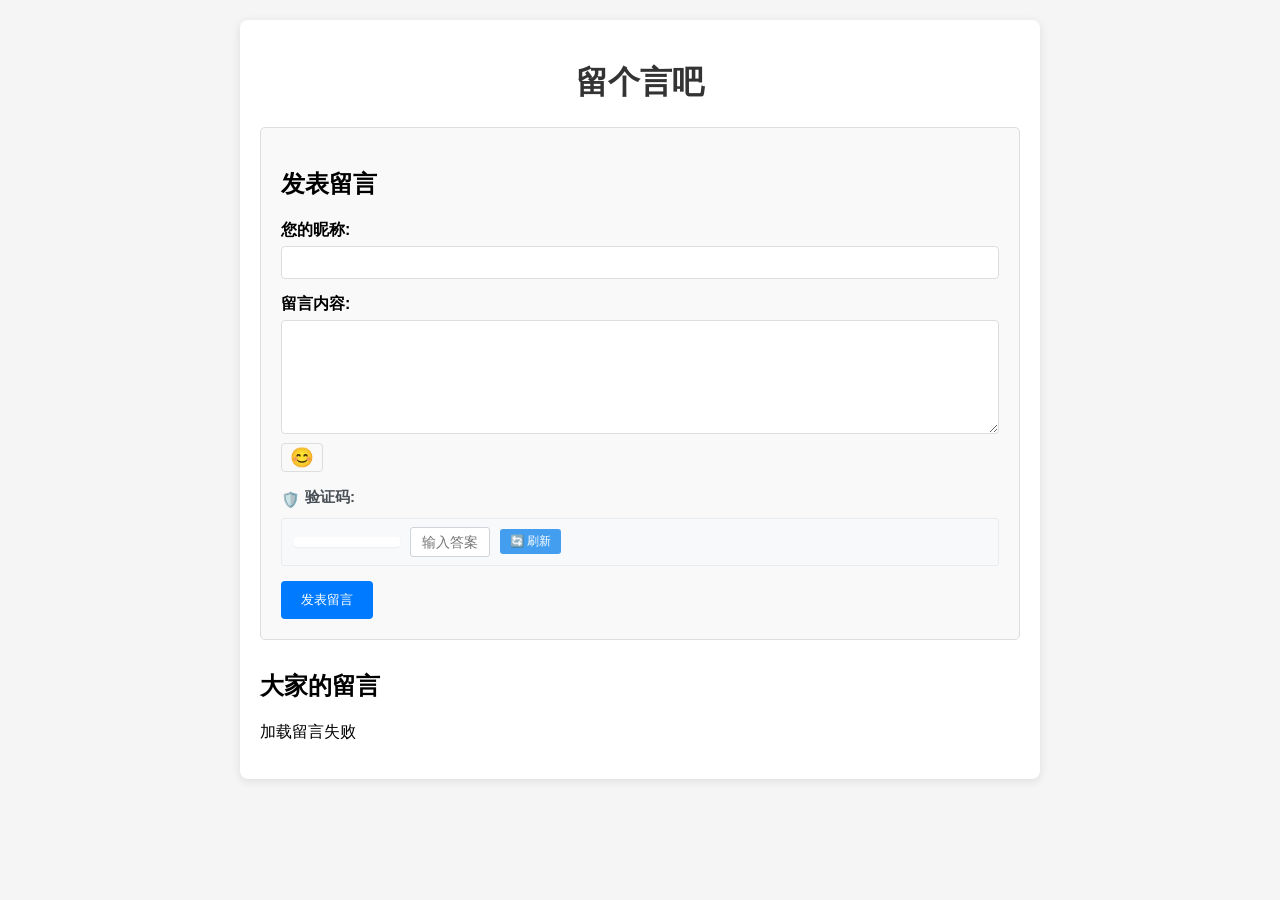
<file: blog/talk.html>
<!DOCTYPE html>
<html lang="zh-CN">
<head>
    <meta charset="UTF-8">
    <meta name="viewport" content="width=device-width, initial-scale=1.0">
    <title>聊一聊</title>
    <link rel="stylesheet" type="text/css" href="talk.css">
    <script>
        const API_BASE = 'http://106.14.29.151:8000';
        const PAGE_SIZE = 10; // 每页显示的留言数
        let currentPage = 1;
        let isLoading = false;
        let hasMore = true;
        let allMessages = []; // 存储所有已加载的留言
    </script>
</head>
<body>
    <div class="container">
        <h1>留个言吧</h1>
        
        <!-- 留言表单 -->
        <div class="message-form">
            <h2>发表留言</h2>
            <form id="messageForm">
                <div class="form-group">
                    <label for="username">您的昵称:</label>
                    <input type="text" id="username" required>
                </div>
                <div class="form-group">
                    <label for="content">留言内容:</label>
                    <textarea id="content" rows="4" required></textarea>
                    <button type="button" class="emoji-button" id="messageEmojiBtn">😊</button>
                    <div class="emoji-picker" id="messageEmojiPicker">
                        <div class="emoji-option" title="微笑">😀</div>
                        <div class="emoji-option" title="大笑">😂</div>
                        <div class="emoji-option" title="色">😍</div>
                        <div class="emoji-option" title="酷">😎</div>
                        <div class="emoji-option" title="赞">👍</div>
                        <div class="emoji-option" title="鼓掌">👏</div>
                        <div class="emoji-option" title="爱心">❤️</div>
                        <div class="emoji-option" title="开心">😊</div>
                        <div class="emoji-option" title="思考">🤔</div>
                        <div class="emoji-option" title="白眼">🙄</div>
                        <div class="emoji-option" title="睡觉">😴</div>
                        <div class="emoji-option" title="惊讶">😱</div>
                        <div class="emoji-option" title="哭">😭</div>
                        <div class="emoji-option" title="生气">😡</div>
                        <div class="emoji-option" title="骂人">🤬</div>
                        <div class="emoji-option" title="鄙视">😤</div>
                        <div class="emoji-option" title="踩">👎</div>
                        <div class="emoji-option" title="批评">🙅</div>
                        <div class="emoji-option" title="翻白眼">😒</div>
                        <div class="emoji-option" title="无语">😑</div>
                        <div class="emoji-option" title="尴尬">😅</div>
                        <div class="emoji-option" title="委屈">😞</div>
                        <div class="emoji-option" title="愤怒">💢</div>
                        <div class="emoji-option" title="炸弹">💣</div>
                        <div class="emoji-option" title="骷髅">💀</div>
                        <div class="emoji-option" title="辣椒">🌶</div>
                        <div class="emoji-option" title="拳头">👊</div>
                        <div class="emoji-option" title="汗">😓</div>
                        <div class="emoji-option" title="晕">😵</div>
                        <div class="emoji-option" title="恶魔">😈</div>
                        <div class="emoji-option" title="衰">💣</div>
                        <div class="emoji-option" title="再见">👋</div>
                    </div>
                </div>
                 <!-- 验证码 -->
                <div class="form-group">
                    <div class="captcha-label">
                        <span class="captcha-icon">🛡️</span>
                        <label for="captcha">验证码:</label>
                    </div>
                    <div class="captcha-container">
                        <span class="captcha-question" id="captcha-question"></span>
                        <input type="text" id="captcha-answer" class="captcha-answer" placeholder="输入答案" required>
                        <button type="button" id="refresh-captcha" class="refresh-captcha">🔄 刷新</button>
                    </div>
                </div>
                <button type="submit">发表留言</button>
            </form>
        </div>
        
        <!-- 留言列表 -->
        <div class="messages-list">
            <h2>大家的留言</h2>
            <div id="messagesContainer"></div>
            <div id="loadingIndicator" class="loading" style="display: none;">加载中...</div>
            <div id="noMoreIndicator" class="no-more" style="display: none;">没有更多留言了</div>
        </div>
    </div>

    <!-- 管理员密码模态框 -->
    <div id="adminPasswordModal" class="modal">
        <div class="modal-content">
            <h3>管理员验证</h3>
            <p>请输入管理员密码以删除留言</p>
            <input type="password" id="admin-password-input" placeholder="管理员密码">
            <div class="modal-buttons">
                <button id="confirm-delete-btn" class="delete-admin-button">确认删除</button>
                <button id="cancel-delete-btn" class="cancel-admin-button">取消</button>
            </div>
        </div>
    </div>

    <script>
        // 验证码相关变量
        let currentCaptchaId = null;
        let deleteTarget = null; // 存储要删除的目标信息

        // 初始化验证码
        async function initCaptcha() {
            await refreshCaptcha();
        }

        // 刷新验证码
        async function refreshCaptcha() {
            try {
                const response = await fetch(`${API_BASE}/captcha/`);
                const data = await response.json();
                currentCaptchaId = data.id;
                document.getElementById('captcha-question').textContent = data.question;
                document.getElementById('captcha-answer').value = '';
            } catch (error) {
                console.error('获取验证码失败:', error);
            }
        }

        // 为回复表单刷新验证码
        async function refreshReplyCaptcha(button) {
            try {
                const response = await fetch(`${API_BASE}/captcha/`);
                const data = await response.json();
                const container = button.closest('.captcha-container');
                container.querySelector('.captcha-question').textContent = data.question;
                container.querySelector('.captcha-answer').dataset.captchaId = data.id;
                container.querySelector('.captcha-answer').value = '';
            } catch (error) {
                console.error('获取验证码失败:', error);
            }
        }

        // 验证验证码
        async function verifyCaptcha(captchaId, answer) {
            try {
                const response = await fetch(`${API_BASE}/verify-captcha/`, {
                    method: 'POST',
                    headers: {
                        'Content-Type': 'application/json'
                    },
                    body: JSON.stringify({ id: captchaId, answer: answer })
                });
                return await response.json();
            } catch (error) {
                console.error('验证码验证失败:', error);
                return { valid: false };
            }
        }

        // 显示自定义通知
        function showNotification(message, type = 'info') {
            // 移除已存在的通知
            const existingOverlay = document.querySelector('.notification-overlay');
            if (existingOverlay) {
                existingOverlay.remove();
            }
            
            // 创建通知覆盖层
            const overlay = document.createElement('div');
            overlay.className = 'notification-overlay';
            
            // 创建通知元素
            const notification = document.createElement('div');
            notification.className = `notification ${type}`;
            notification.textContent = message;
            
            // 组装元素
            overlay.appendChild(notification);
            document.body.appendChild(overlay);
            
            // 显示通知
            setTimeout(() => {
                overlay.classList.add('show');
            }, 10);
            
            // 3秒后自动隐藏
            setTimeout(() => {
                overlay.classList.remove('show');
                // 动画结束后移除元素
                setTimeout(() => {
                    if (overlay.parentNode) {
                        overlay.parentNode.removeChild(overlay);
                    }
                }, 300);
            }, 1000);
        }

        // 显示删除确认模态框
        function showDeleteModal(target) {
            deleteTarget = target;
            document.getElementById('admin-password-input').value = '';
            document.getElementById('adminPasswordModal').style.display = 'block';
        }

        // 隐藏删除确认模态框
        function hideDeleteModal() {
            document.getElementById('adminPasswordModal').style.display = 'none';
            deleteTarget = null;
        }

        // 删除留言或回复
        async function deleteMessage() {
            if (!deleteTarget) return;

            const passwordInput = document.getElementById('admin-password-input');
            const password = passwordInput.value;
            console.log('Password value:', password); // 调试信息
            if (!password) {
                showNotification('请输入管理员密码', 'error');
                return;
            }

            try {
                const response = await fetch(`${API_BASE}/messages/${deleteTarget.id}/`, {
                    method: 'DELETE',
                    headers: {
                        'Content-Type': 'application/json'
                    },
                    body: JSON.stringify({ password: password })
                });

                if (response.ok) {
                    showNotification('删除成功', 'success');
                    hideDeleteModal();
                    // 重新加载留言
                    currentPage = 1;
                    allMessages = [];
                    hasMore = true;
                    loadMessages();
                } else if (response.status === 401) {
                    showNotification('管理员密码错误', 'error');
                } else {
                    showNotification('删除失败', 'error');
                }
            } catch (error) {
                console.error('Error:', error);
                showNotification('网络错误', 'error');
            }
        }

        // 提交留言表单
        document.getElementById('messageForm').addEventListener('submit', async (e) => {
            e.preventDefault();
            
            const username = document.getElementById('username').value;
            const content = document.getElementById('content').value;
            const captchaAnswer = document.getElementById('captcha-answer').value;

            // 验证验证码
            if (!currentCaptchaId || !captchaAnswer) {
                showNotification('请输入验证码', 'error');
                return;
            }
            
            const verification = await verifyCaptcha(currentCaptchaId, captchaAnswer);
            if (!verification.valid) {
                showNotification('验证码错误', 'error');
                await refreshCaptcha();
                return;
            }
            
            try {
                const response = await fetch(`${API_BASE}/messages/`, {
                    method: 'POST',
                    headers: {
                        'Content-Type': 'application/json'
                    },
                    body: JSON.stringify({ username, content })
                });
                
                if (response.ok) {
                    document.getElementById('content').value = '';
                     await refreshCaptcha(); // 提交成功后刷新验证码
                     // 重新加载第一页
                    currentPage = 1;
                    allMessages = [];
                    hasMore = true;
                    loadMessages();
                } else {
                    showNotification('发表留言失败', 'error');
                }
            } catch (error) {
                console.error('Error:', error);
                showNotification('网络错误', 'error');
            }
        });
        
        // 加载所有留言
        async function loadMessages() {
            if (isLoading || !hasMore) return;
            
            isLoading = true;
            document.getElementById('loadingIndicator').style.display = 'block';

            try {
                const response = await fetch(`${API_BASE}/messages/?page=${currentPage}&size=${PAGE_SIZE}`);
                const result  = await response.json();
                // 如果后端不支持分页，需要修改这里
                // 假设后端返回 { messages: [...], hasMore: true/false }
                const newMessages = result.messages || result;
                hasMore = result.hasMore !== undefined ? result.hasMore : newMessages.length === PAGE_SIZE;
                
                if (currentPage === 1) {
                    allMessages = [...newMessages];
                } else {
                    allMessages = [...allMessages, ...newMessages];
                }
                
                displayMessages(allMessages);
                currentPage++;
            } catch (error) {
                console.error('Error:', error);
                document.getElementById('messagesContainer').innerHTML = '<p>加载留言失败</p>';
            } finally {
                isLoading = false;
                document.getElementById('loadingIndicator').style.display = 'none';
                
                if (!hasMore) {
                    document.getElementById('noMoreIndicator').style.display = 'block';
                }
            }
        }

        // 使用事件委托处理动态创建的元素
        document.addEventListener('click', async function(e) {
            // 检查是否是回复表单的提交事件
            if (e.target.tagName === 'BUTTON' && e.target.textContent === '提交回复') {
                e.preventDefault();
                
                const form = e.target.closest('.reply-form');

                if (form) {
                    const messageId = form.dataset.id;
                    const username = form.querySelector('.reply-username').value;
                    const content = form.querySelector('.reply-content').value;
                    const captchaAnswer = form.querySelector('.captcha-answer').value;
                    const captchaId = form.querySelector('.captcha-answer').dataset.captchaId;
                    
                    if (!username || !content) {
                        showNotification('请填写昵称和回复内容', 'error');
                        return;
                    }

                    // 验证验证码
                    if (!captchaId || !captchaAnswer) {
                        showNotification('请输入回复验证码', 'error');
                        return;
                    }
                    
                    const verification = await verifyCaptcha(captchaId, captchaAnswer);
                    if (!verification.valid) {
                        showNotification('验证码错误', 'error');
                        await refreshReplyCaptcha(form.querySelector('.refresh-captcha'));
                        return;
                    }
                    
                    try {
                        const response = await fetch(`${API_BASE}/messages/`, {
                            method: 'POST',
                            headers: {
                                'Content-Type': 'application/json'
                            },
                            body: JSON.stringify({ 
                                username, 
                                content,
                                parent_id: parseInt(messageId)
                            })
                        });
                        
                        if (response.ok) {
                            form.querySelector('.reply-content').value = '';
                            form.style.display = 'none';
                            await refreshReplyCaptcha(form.querySelector('.refresh-captcha'));
                            // 重新加载第一页
                            currentPage = 1;
                            allMessages = [];
                            hasMore = true;
                            loadMessages();
                        } else {
                            showNotification('回复失败', 'error');
                        }
                    } catch (error) {
                        console.error('Error:', error);
                        showNotification('网络错误', 'error');
                    }
                }
            }

            // 处理表情选择
            if (e.target.classList.contains('emoji-option')) {
                const emoji = e.target.textContent;
                const picker = e.target.closest('.emoji-picker');
                
                // 找到对应的textarea
                let textarea;
                if (picker.id === 'messageEmojiPicker') {
                    textarea = document.getElementById('content');
                } else {
                    const form = picker.closest('.reply-form');
                    if (form) {
                        textarea = form.querySelector('.reply-content');
                    }
                }
                
                if (textarea) {
                    textarea.value += emoji;
                    picker.classList.remove('show');
                }
            }

            // 处理刷新验证码按钮点击
            if (e.target.id === 'refresh-captcha' || e.target.classList.contains('refresh-captcha')) {
                if (e.target.id === 'refresh-captcha') {
                    refreshCaptcha();
                } else {
                    refreshReplyCaptcha(e.target);
                }
            }

            // 处理删除按钮点击
            if (e.target.classList.contains('delete-button') && e.target.id !== 'confirm-delete-btn') {
                const messageId = e.target.dataset.id;
                const isReply = e.target.dataset.reply === 'true';
                
                showDeleteModal({
                    id: messageId,
                    isReply: isReply
                });
            }
        });
        
        // 使用事件委托处理回复按钮点击
        document.addEventListener('click', function(e) {
            if (e.target.classList.contains('reply-toggle')) {
                const messageId = e.target.dataset.id;
                const form = document.getElementById(`reply-form-${messageId}`);

                const currentDisplay = window.getComputedStyle(form).display;
                form.style.display = currentDisplay === 'none' ? 'block' : 'none';

                // 显示回复表单时初始化验证码
                if (form.style.display === 'block') {
                    const captchaQuestion = form.querySelector('.captcha-question');
                    if (captchaQuestion && !captchaQuestion.textContent) {
                        refreshReplyCaptcha(form.querySelector('.refresh-captcha'));
                    }
                }
            }

            // 处理表情按钮点击
            if (e.target.classList.contains('emoji-button')) {
                const picker = e.target.nextElementSibling;
                if (picker && picker.classList.contains('emoji-picker')) {
                    picker.classList.toggle('show');
                }
            }
            
            // 点击其他地方关闭表情选择器
            if (!e.target.closest('.emoji-button') && !e.target.closest('.emoji-picker')) {
                document.querySelectorAll('.emoji-picker.show').forEach(picker => {
                    picker.classList.remove('show');
                });
            }

            // 处理模态框相关按钮点击
            if (e.target.id === 'confirm-delete-btn') {
                e.preventDefault();
                e.stopPropagation();
                deleteMessage();
            }

            if (e.target.id === 'cancel-delete-btn') {
                e.preventDefault();
                e.stopPropagation();
                hideDeleteModal();
            }
            
            // 点击模态框背景关闭模态框，但要排除点击模态框内容区域
            if (e.target.id === 'adminPasswordModal') {
                e.preventDefault();
                e.stopPropagation();
                hideDeleteModal();
            }
        });

        // 监听滚动事件实现无限滚动
        window.addEventListener('scroll', function() {
            if (isLoading || !hasMore) return;
            
            const scrollTop = document.documentElement.scrollTop || document.body.scrollTop;
            const clientHeight = document.documentElement.clientHeight;
            const scrollHeight = document.documentElement.scrollHeight;
            
            // 当滚动到底部附近时加载更多
            if (scrollTop + clientHeight >= scrollHeight - 100) {
                loadMessages();
            }
        });
        
        // 显示留言
        function displayMessages(messages) {
            const container = document.getElementById('messagesContainer');
            
            if (messages.length === 0) {
                container.innerHTML = '<p>暂无留言</p>';
                return;
            }
            
            container.innerHTML = messages.map(message => renderMessage(message)).join('');
            
        }
        
        // 渲染单个留言
        function renderMessage(message) {
            return `
                <div class="message">
                    <div class="message-header">
                        <div class="message-user-info">
                            <span class="message-username">${message.username}</span>
                            <span class="message-time">${new Date(message.created_at).toLocaleString()}</span>
                        </div>
                        <button class="delete-button" data-id="${message.id}" data-reply="false">X</button>
                    </div>
                    <div class="message-content">${message.content}</div>
                    <button class="reply-button reply-toggle" data-id="${message.id}">回复</button>
                    
                    <div class="reply-form" id="reply-form-${message.id}" data-id="${message.id}">
                        <div class="form-group">
                            <label>昵称:</label>
                            <input type="text" class="reply-username" required>
                        </div>
                        <div class="form-group">
                            <label>回复内容:</label>
                            <textarea class="reply-content" rows="2" required></textarea>
                            <button type="button" class="emoji-button">😊</button>
                            <div class="emoji-picker">
                                <div class="emoji-option" title="微笑">😀</div>
                                <div class="emoji-option" title="大笑">😂</div>
                                <div class="emoji-option" title="色">😍</div>
                                <div class="emoji-option" title="酷">😎</div>
                                <div class="emoji-option" title="赞">👍</div>
                                <div class="emoji-option" title="鼓掌">👏</div>
                                <div class="emoji-option" title="爱心">❤️</div>
                                <div class="emoji-option" title="开心">😊</div>
                                <div class="emoji-option" title="思考">🤔</div>
                                <div class="emoji-option" title="白眼">🙄</div>
                                <div class="emoji-option" title="睡觉">😴</div>
                                <div class="emoji-option" title="惊讶">😱</div>
                                <div class="emoji-option" title="哭">😭</div>
                                <div class="emoji-option" title="生气">😡</div>
                                <div class="emoji-option" title="骂人">🤬</div>
                                <div class="emoji-option" title="鄙视">😤</div>
                                <div class="emoji-option" title="踩">👎</div>
                                <div class="emoji-option" title="批评">🙅</div>
                                <div class="emoji-option" title="翻白眼">😒</div>
                                <div class="emoji-option" title="无语">😑</div>
                                <div class="emoji-option" title="尴尬">😅</div>
                                <div class="emoji-option" title="委屈">😞</div>
                                <div class="emoji-option" title="愤怒">💢</div>
                                <div class="emoji-option" title="炸弹">💣</div>
                                <div class="emoji-option" title="骷髅">💀</div>
                                <div class="emoji-option" title="辣椒">🌶</div>
                                <div class="emoji-option" title="拳头">👊</div>
                                <div class="emoji-option" title="汗">😓</div>
                                <div class="emoji-option" title="晕">😵</div>
                                <div class="emoji-option" title="恶魔">😈</div>
                                <div class="emoji-option" title="衰">💣</div>
                                <div class="emoji-option" title="再见">👋</div>
                            </div>
                        </div>
                        <!-- 回复验证码 -->
                        <div class="form-group">
                            <div class="captcha-label">
                                <span class="captcha-icon">🛡️</span>
                                <label>回复验证码:</label>
                            </div>
                            <div class="captcha-container">
                                <span class="captcha-question"></span>
                                <input type="text" class="captcha-answer" placeholder="输入答案" required>
                                <button type="button" class="refresh-captcha">🔄 刷新</button>
                            </div>
                        </div>
                        <button type="submit">提交回复</button>
                    </div>
                    
                    ${message.replies.length > 0 ? `
                        <div class="replies">
                            ${message.replies.map(reply => renderReply(reply)).join('')}
                        </div>
                    ` : ''}
                </div>
            `;
        }
        
        // 渲染回复
        function renderReply(reply) {
            return `
                <div class="reply">
                    <div class="reply-header">
                        <div class="reply-user-info">
                            <span class="reply-username">${reply.username}</span>
                            <span class="reply-time">${new Date(reply.created_at).toLocaleString()}</span>
                        </div>
                        <button class="delete-button" data-id="${reply.id}" data-reply="true">X</button>
                    </div>
                    <div class="message-content">${reply.content}</div>
                    
                    ${reply.replies.length > 0 ? `
                        <div class="replies">
                            ${reply.replies.map(r => renderReply(r)).join('')}
                        </div>
                    ` : ''}
                </div>
            `;
        }
        
        // 页面加载时获取留言
        document.addEventListener('DOMContentLoaded', function() {
            loadMessages();
            initCaptcha(); // 初始化留言表单验证码
        });
    </script>
</body>
</html>
</file>
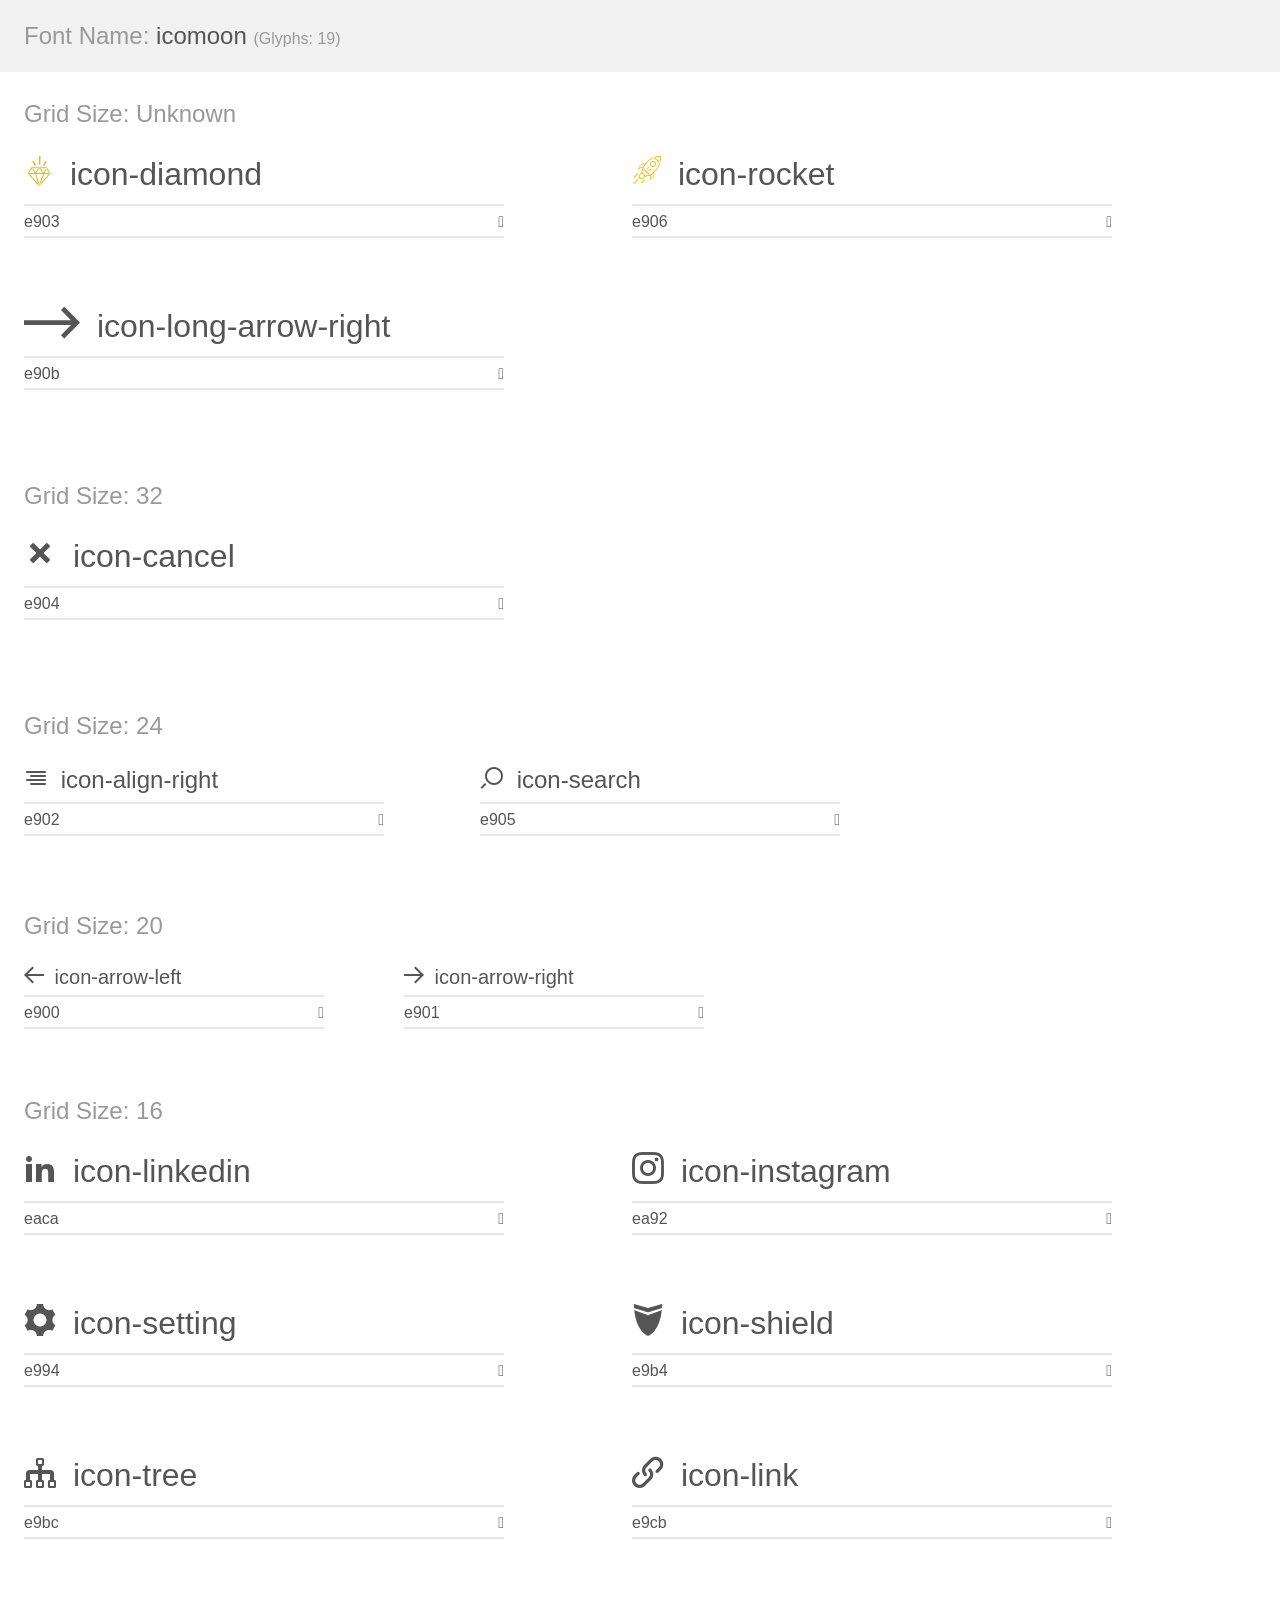
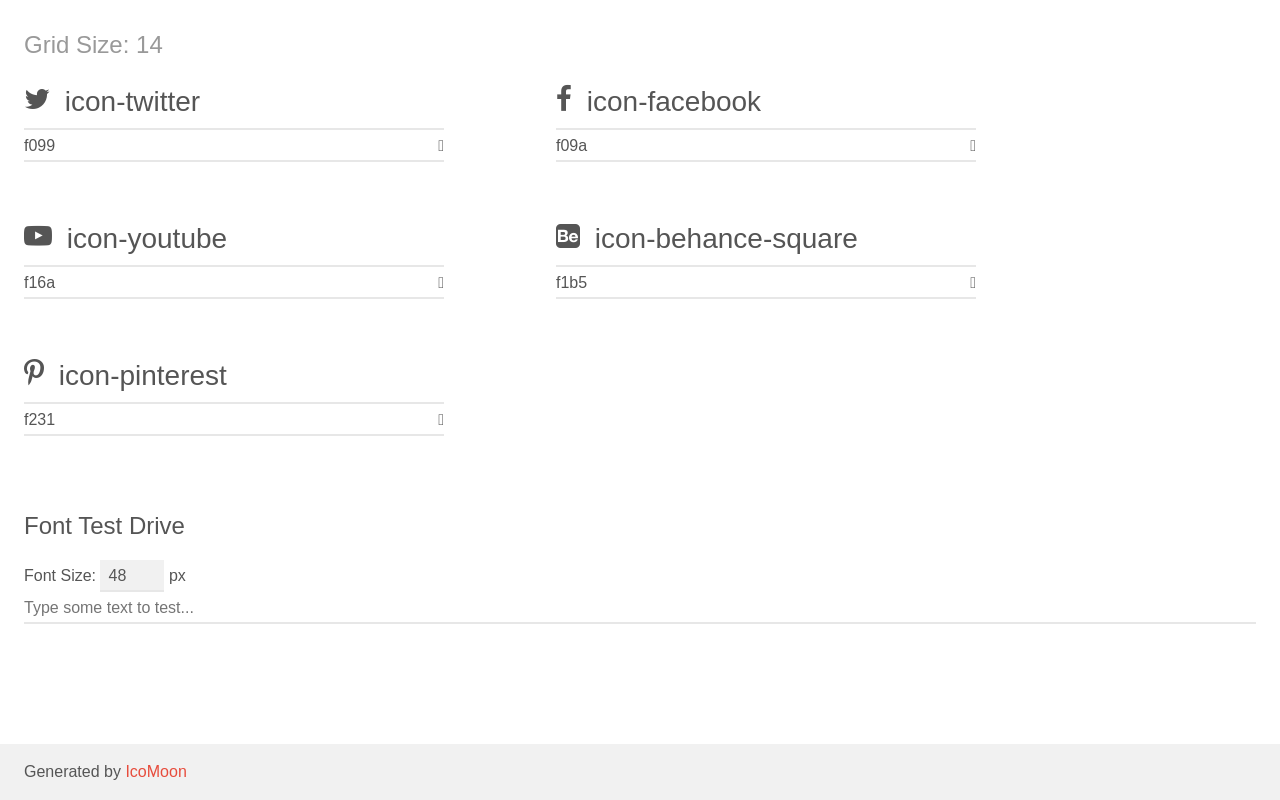
<file: blog/fonts/icomoon3/demo.html>
<!doctype html>
<html>
<head>
    <meta charset="utf-8">
    <title>IcoMoon Demo</title>
    <meta name="description" content="An Icon Font Generated By IcoMoon.io">
    <meta name="viewport" content="width=device-width, initial-scale=1">
    <link rel="stylesheet" href="demo-files/demo.css">
    <link rel="stylesheet" href="style.css"></head>
<body>
    <div class="bgc1 clearfix">
        <h1 class="mhmm mvm"><span class="fgc1">Font Name:</span> icomoon <small class="fgc1">(Glyphs:&nbsp;19)</small></h1>
    </div>
    <div class="clearfix mhl ptl">
        <h1 class="mvm mtn fgc1">Grid Size: Unknown</h1>
        <div class="glyph fs1">
            <div class="clearfix bshadow0 pbs">
                <span class="icon-diamond"></span>
                <span class="mls"> icon-diamond</span>
            </div>
            <fieldset class="fs0 size1of1 clearfix hidden-false">
                <input type="text" readonly value="e903" class="unit size1of2" />
                <input type="text" maxlength="1" readonly value="&#xe903;" class="unitRight size1of2 talign-right" />
            </fieldset>
            <div class="fs0 bshadow0 clearfix hidden-true">
                <span class="unit pvs fgc1">liga: </span>
                <input type="text" readonly value="" class="liga unitRight" />
            </div>
        </div>
        <div class="glyph fs1">
            <div class="clearfix bshadow0 pbs">
                <span class="icon-rocket"></span>
                <span class="mls"> icon-rocket</span>
            </div>
            <fieldset class="fs0 size1of1 clearfix hidden-false">
                <input type="text" readonly value="e906" class="unit size1of2" />
                <input type="text" maxlength="1" readonly value="&#xe906;" class="unitRight size1of2 talign-right" />
            </fieldset>
            <div class="fs0 bshadow0 clearfix hidden-true">
                <span class="unit pvs fgc1">liga: </span>
                <input type="text" readonly value="" class="liga unitRight" />
            </div>
        </div>
        <div class="glyph fs1">
            <div class="clearfix bshadow0 pbs">
                <span class="icon-long-arrow-right"></span>
                <span class="mls"> icon-long-arrow-right</span>
            </div>
            <fieldset class="fs0 size1of1 clearfix hidden-false">
                <input type="text" readonly value="e90b" class="unit size1of2" />
                <input type="text" maxlength="1" readonly value="&#xe90b;" class="unitRight size1of2 talign-right" />
            </fieldset>
            <div class="fs0 bshadow0 clearfix hidden-true">
                <span class="unit pvs fgc1">liga: </span>
                <input type="text" readonly value="" class="liga unitRight" />
            </div>
        </div>
    </div>
    <div class="clearfix mhl ptl">
        <h1 class="mvm mtn fgc1">Grid Size: 32</h1>
        <div class="glyph fs2">
            <div class="clearfix bshadow0 pbs">
                <span class="icon-cancel"></span>
                <span class="mls"> icon-cancel</span>
            </div>
            <fieldset class="fs0 size1of1 clearfix hidden-false">
                <input type="text" readonly value="e904" class="unit size1of2" />
                <input type="text" maxlength="1" readonly value="&#xe904;" class="unitRight size1of2 talign-right" />
            </fieldset>
            <div class="fs0 bshadow0 clearfix hidden-true">
                <span class="unit pvs fgc1">liga: </span>
                <input type="text" readonly value="" class="liga unitRight" />
            </div>
        </div>
    </div>
    <div class="clearfix mhl ptl">
        <h1 class="mvm mtn fgc1">Grid Size: 24</h1>
        <div class="glyph fs3">
            <div class="clearfix bshadow0 pbs">
                <span class="icon-align-right"></span>
                <span class="mls"> icon-align-right</span>
            </div>
            <fieldset class="fs0 size1of1 clearfix hidden-false">
                <input type="text" readonly value="e902" class="unit size1of2" />
                <input type="text" maxlength="1" readonly value="&#xe902;" class="unitRight size1of2 talign-right" />
            </fieldset>
            <div class="fs0 bshadow0 clearfix hidden-true">
                <span class="unit pvs fgc1">liga: </span>
                <input type="text" readonly value="" class="liga unitRight" />
            </div>
        </div>
        <div class="glyph fs3">
            <div class="clearfix bshadow0 pbs">
                <span class="icon-search"></span>
                <span class="mls"> icon-search</span>
            </div>
            <fieldset class="fs0 size1of1 clearfix hidden-false">
                <input type="text" readonly value="e905" class="unit size1of2" />
                <input type="text" maxlength="1" readonly value="&#xe905;" class="unitRight size1of2 talign-right" />
            </fieldset>
            <div class="fs0 bshadow0 clearfix hidden-true">
                <span class="unit pvs fgc1">liga: </span>
                <input type="text" readonly value="" class="liga unitRight" />
            </div>
        </div>
    </div>
    <div class="clearfix mhl ptl">
        <h1 class="mvm mtn fgc1">Grid Size: 20</h1>
        <div class="glyph fs4">
            <div class="clearfix bshadow0 pbs">
                <span class="icon-arrow-left"></span>
                <span class="mls"> icon-arrow-left</span>
            </div>
            <fieldset class="fs0 size1of1 clearfix hidden-false">
                <input type="text" readonly value="e900" class="unit size1of2" />
                <input type="text" maxlength="1" readonly value="&#xe900;" class="unitRight size1of2 talign-right" />
            </fieldset>
            <div class="fs0 bshadow0 clearfix hidden-true">
                <span class="unit pvs fgc1">liga: </span>
                <input type="text" readonly value="" class="liga unitRight" />
            </div>
        </div>
        <div class="glyph fs4">
            <div class="clearfix bshadow0 pbs">
                <span class="icon-arrow-right"></span>
                <span class="mls"> icon-arrow-right</span>
            </div>
            <fieldset class="fs0 size1of1 clearfix hidden-false">
                <input type="text" readonly value="e901" class="unit size1of2" />
                <input type="text" maxlength="1" readonly value="&#xe901;" class="unitRight size1of2 talign-right" />
            </fieldset>
            <div class="fs0 bshadow0 clearfix hidden-true">
                <span class="unit pvs fgc1">liga: </span>
                <input type="text" readonly value="" class="liga unitRight" />
            </div>
        </div>
    </div>
    <div class="clearfix mhl ptl">
        <h1 class="mvm mtn fgc1">Grid Size: 16</h1>
        <div class="glyph fs5">
            <div class="clearfix bshadow0 pbs">
                <span class="icon-linkedin"></span>
                <span class="mls"> icon-linkedin</span>
            </div>
            <fieldset class="fs0 size1of1 clearfix hidden-false">
                <input type="text" readonly value="eaca" class="unit size1of2" />
                <input type="text" maxlength="1" readonly value="&#xeaca;" class="unitRight size1of2 talign-right" />
            </fieldset>
            <div class="fs0 bshadow0 clearfix hidden-true">
                <span class="unit pvs fgc1">liga: </span>
                <input type="text" readonly value="linkedin2, brand65" class="liga unitRight" />
            </div>
        </div>
        <div class="glyph fs5">
            <div class="clearfix bshadow0 pbs">
                <span class="icon-instagram"></span>
                <span class="mls"> icon-instagram</span>
            </div>
            <fieldset class="fs0 size1of1 clearfix hidden-false">
                <input type="text" readonly value="ea92" class="unit size1of2" />
                <input type="text" maxlength="1" readonly value="&#xea92;" class="unitRight size1of2 talign-right" />
            </fieldset>
            <div class="fs0 bshadow0 clearfix hidden-true">
                <span class="unit pvs fgc1">liga: </span>
                <input type="text" readonly value="instagram, brand12" class="liga unitRight" />
            </div>
        </div>
        <div class="glyph fs5">
            <div class="clearfix bshadow0 pbs">
                <span class="icon-setting"></span>
                <span class="mls"> icon-setting</span>
            </div>
            <fieldset class="fs0 size1of1 clearfix hidden-false">
                <input type="text" readonly value="e994" class="unit size1of2" />
                <input type="text" maxlength="1" readonly value="&#xe994;" class="unitRight size1of2 talign-right" />
            </fieldset>
            <div class="fs0 bshadow0 clearfix hidden-true">
                <span class="unit pvs fgc1">liga: </span>
                <input type="text" readonly value="cog, gear" class="liga unitRight" />
            </div>
        </div>
        <div class="glyph fs5">
            <div class="clearfix bshadow0 pbs">
                <span class="icon-shield"></span>
                <span class="mls"> icon-shield</span>
            </div>
            <fieldset class="fs0 size1of1 clearfix hidden-false">
                <input type="text" readonly value="e9b4" class="unit size1of2" />
                <input type="text" maxlength="1" readonly value="&#xe9b4;" class="unitRight size1of2 talign-right" />
            </fieldset>
            <div class="fs0 bshadow0 clearfix hidden-true">
                <span class="unit pvs fgc1">liga: </span>
                <input type="text" readonly value="shield, security" class="liga unitRight" />
            </div>
        </div>
        <div class="glyph fs5">
            <div class="clearfix bshadow0 pbs">
                <span class="icon-tree"></span>
                <span class="mls"> icon-tree</span>
            </div>
            <fieldset class="fs0 size1of1 clearfix hidden-false">
                <input type="text" readonly value="e9bc" class="unit size1of2" />
                <input type="text" maxlength="1" readonly value="&#xe9bc;" class="unitRight size1of2 talign-right" />
            </fieldset>
            <div class="fs0 bshadow0 clearfix hidden-true">
                <span class="unit pvs fgc1">liga: </span>
                <input type="text" readonly value="tree, branches" class="liga unitRight" />
            </div>
        </div>
        <div class="glyph fs5">
            <div class="clearfix bshadow0 pbs">
                <span class="icon-link"></span>
                <span class="mls"> icon-link</span>
            </div>
            <fieldset class="fs0 size1of1 clearfix hidden-false">
                <input type="text" readonly value="e9cb" class="unit size1of2" />
                <input type="text" maxlength="1" readonly value="&#xe9cb;" class="unitRight size1of2 talign-right" />
            </fieldset>
            <div class="fs0 bshadow0 clearfix hidden-true">
                <span class="unit pvs fgc1">liga: </span>
                <input type="text" readonly value="link, chain" class="liga unitRight" />
            </div>
        </div>
    </div>
    <div class="clearfix mhl ptl">
        <h1 class="mvm mtn fgc1">Grid Size: 14</h1>
        <div class="glyph fs6">
            <div class="clearfix bshadow0 pbs">
                <span class="icon-twitter"></span>
                <span class="mls"> icon-twitter</span>
            </div>
            <fieldset class="fs0 size1of1 clearfix hidden-false">
                <input type="text" readonly value="f099" class="unit size1of2" />
                <input type="text" maxlength="1" readonly value="&#xf099;" class="unitRight size1of2 talign-right" />
            </fieldset>
            <div class="fs0 bshadow0 clearfix hidden-true">
                <span class="unit pvs fgc1">liga: </span>
                <input type="text" readonly value="" class="liga unitRight" />
            </div>
        </div>
        <div class="glyph fs6">
            <div class="clearfix bshadow0 pbs">
                <span class="icon-facebook"></span>
                <span class="mls"> icon-facebook</span>
            </div>
            <fieldset class="fs0 size1of1 clearfix hidden-false">
                <input type="text" readonly value="f09a" class="unit size1of2" />
                <input type="text" maxlength="1" readonly value="&#xf09a;" class="unitRight size1of2 talign-right" />
            </fieldset>
            <div class="fs0 bshadow0 clearfix hidden-true">
                <span class="unit pvs fgc1">liga: </span>
                <input type="text" readonly value="" class="liga unitRight" />
            </div>
        </div>
        <div class="glyph fs6">
            <div class="clearfix bshadow0 pbs">
                <span class="icon-youtube"></span>
                <span class="mls"> icon-youtube</span>
            </div>
            <fieldset class="fs0 size1of1 clearfix hidden-false">
                <input type="text" readonly value="f16a" class="unit size1of2" />
                <input type="text" maxlength="1" readonly value="&#xf16a;" class="unitRight size1of2 talign-right" />
            </fieldset>
            <div class="fs0 bshadow0 clearfix hidden-true">
                <span class="unit pvs fgc1">liga: </span>
                <input type="text" readonly value="" class="liga unitRight" />
            </div>
        </div>
        <div class="glyph fs6">
            <div class="clearfix bshadow0 pbs">
                <span class="icon-behance-square"></span>
                <span class="mls"> icon-behance-square</span>
            </div>
            <fieldset class="fs0 size1of1 clearfix hidden-false">
                <input type="text" readonly value="f1b5" class="unit size1of2" />
                <input type="text" maxlength="1" readonly value="&#xf1b5;" class="unitRight size1of2 talign-right" />
            </fieldset>
            <div class="fs0 bshadow0 clearfix hidden-true">
                <span class="unit pvs fgc1">liga: </span>
                <input type="text" readonly value="" class="liga unitRight" />
            </div>
        </div>
        <div class="glyph fs6">
            <div class="clearfix bshadow0 pbs">
                <span class="icon-pinterest"></span>
                <span class="mls"> icon-pinterest</span>
            </div>
            <fieldset class="fs0 size1of1 clearfix hidden-false">
                <input type="text" readonly value="f231" class="unit size1of2" />
                <input type="text" maxlength="1" readonly value="&#xf231;" class="unitRight size1of2 talign-right" />
            </fieldset>
            <div class="fs0 bshadow0 clearfix hidden-true">
                <span class="unit pvs fgc1">liga: </span>
                <input type="text" readonly value="" class="liga unitRight" />
            </div>
        </div>
    </div>

    <!--[if gt IE 8]><!-->
    <div class="mhl clearfix mbl">
        <h1>Font Test Drive</h1>
        <label>
            Font Size: <input id="fontSize" type="number" class="textbox0 mbm"
            min="8" value="48" />
            px
        </label>
        <input id="testText" type="text" class="phl size1of1 mvl"
        placeholder="Type some text to test..." value=""/>
        <div id="testDrive" class="icon-" style="font-family: icomoon">&nbsp;
        </div>
    </div>
    <!--<![endif]-->
    <div class="bgc1 clearfix">
        <p class="mhl">Generated by <a href="https://icomoon.io/app">IcoMoon</a></p>
    </div>

    <script src="demo-files/demo.js"></script>
</body>
</html>
</file>
<file: blog/fonts/icomoon/icomoon.css>
@font-face {
  font-family: 'icomoon';
  src:  url('fonts/icomoon.eot?id13by');
  src:  url('fonts/icomoon.eot?id13by#iefix') format('embedded-opentype'),
    url('fonts/icomoon.ttf?id13by') format('truetype'),
    url('fonts/icomoon.woff?id13by') format('woff'),
    url('fonts/icomoon.svg?id13by#icomoon') format('svg');
  font-weight: normal;
  font-style: normal;
  font-display: block;
}

[class^="icon-"], [class*=" icon-"] {
  /* use !important to prevent issues with browser extensions that change fonts */
  font-family: 'icomoon' !important;
  speak: never;
  font-style: normal;
  font-weight: normal;
  font-variant: normal;
  text-transform: none;
  line-height: 1;

  /* Better Font Rendering =========== */
  -webkit-font-smoothing: antialiased;
  -moz-osx-font-smoothing: grayscale;
}

.icon-diamond:before {
  content: "\e903";
  color: #dfbb24;
}
.icon-langchain:before {
  content: "\e9cb";
  color: #dfbb24;
}
.icon-rocket:before {
  content: "\e906";
  color: #edbd0e;
}
.icon-gateway:before {
  content: "\e9bc";
  color: #edbd0e;
}
.icon-long-arrow-right:before {
  content: "\e90b";
}
.icon-cancel:before {
  content: "\e904";
}
.icon-align-right:before {
  content: "\e902";
}
.icon-search:before {
  content: "\e905";
}
.icon-arrow-left:before {
  content: "\e900";
}
.icon-arrow-right:before {
  content: "\e901";
}
.icon-linkedin:before {
  content: "\eaca";
}
.icon-instagram:before {
  content: "\ea92";
}
.icon-setting:before {
  content: "\e994";
}
.icon-shiro:before {
  content: "\e9b4";
}
.icon-lock:before {
  content: "\e98f";
}
.icon-shield:before {
  content: "\e9b4";
}
.icon-tree:before {
  content: "\e9bc";
}
.icon-link:before {
  content: "\e9cb";
}
.icon-twitter:before {
  content: "\f099";
}
.icon-facebook:before {
  content: "\f09a";
}
.icon-youtube:before {
  content: "\f16a";
}
.icon-behance-square:before {
  content: "\f1b5";
}
.icon-pinterest:before {
  content: "\f231";
}
</file>
<file: blog/css/vendor.css>
/*--------------------------------------------------------------
/** 9. Slick Slider Css
--------------------------------------------------------------*/

@charset 'UTF-8';
/* Slider */
.slick-loading .slick-list
{
    background: #fff url('./ajax-loader.gif') center center no-repeat;
}

/* Arrows */
.slick-prev,
.slick-next
{
    font-size: 0;
    line-height: 0;

    position: absolute;
    top: 50%;

    display: block;

    width: 20px;
    height: 20px;
    padding: 0;
    -webkit-transform: translate(0, -50%);
    -ms-transform: translate(0, -50%);
    transform: translate(0, -50%);

    cursor: pointer;

    color: transparent;
    border: none;
    outline: none;
    background: transparent;
}
.slick-prev:hover,
.slick-prev:focus,
.slick-next:hover,
.slick-next:focus
{
    color: transparent;
    outline: none;
    background: transparent;
}
.slick-prev:hover:before,
.slick-prev:focus:before,
.slick-next:hover:before,
.slick-next:focus:before
{
    opacity: 1;
}
.slick-prev.slick-disabled:before,
.slick-next.slick-disabled:before
{
    opacity: .25;
}

.slick-prev:before,
.slick-next:before
{
    font-family: 'slick';
    font-size: 20px;
    line-height: 1;

    opacity: .75;
    color: white;

    -webkit-font-smoothing: antialiased;
    -moz-osx-font-smoothing: grayscale;
}

.slick-prev
{
    left: -25px;
}
[dir='rtl'] .slick-prev
{
    right: -25px;
    left: auto;
}
.slick-prev:before
{
    content: '←';
}
[dir='rtl'] .slick-prev:before
{
    content: '→';
}

.slick-next
{
    right: -25px;
}
[dir='rtl'] .slick-next
{
    right: auto;
    left: -25px;
}
.slick-next:before
{
    content: '→';
}
[dir='rtl'] .slick-next:before
{
    content: '←';
}

/* Dots */
.slick-dotted.slick-slider
{
    margin-bottom: 30px;
}

.slick-dots
{
    position: absolute;
    bottom: -25px;

    display: block;

    width: 100%;
    padding: 0;
    margin: 0;

    list-style: none;

    text-align: center;
}
.slick-dots li
{
    position: relative;

    display: inline-block;

    width: 20px;
    height: 20px;
    margin: 0 5px;
    padding: 0;

    cursor: pointer;
}
.slick-dots li button
{
    font-size: 0;
    line-height: 0;

    display: block;

    width: 20px;
    height: 20px;
    padding: 5px;

    cursor: pointer;

    color: transparent;
    border: 0;
    outline: none;
    background: transparent;
}
.slick-dots li button:hover,
.slick-dots li button:focus
{
    outline: none;
}
.slick-dots li button:hover:before,
.slick-dots li button:focus:before
{
    opacity: 1;
}
.slick-dots li button:before
{
    font-family: 'slick';
    font-size: 6px;
    line-height: 20px;

    position: absolute;
    top: 0;
    left: 0;

    width: 20px;
    height: 20px;

    content: '•';
    text-align: center;

    opacity: .25;
    color: black;

    -webkit-font-smoothing: antialiased;
    -moz-osx-font-smoothing: grayscale;
}
.slick-dots li.slick-active button:before
{
    opacity: .75;
    color: black;
}

/* Slider */
.slick-slider
{
    position: relative;

    display: block;
    box-sizing: border-box;

    -webkit-user-select: none;
       -moz-user-select: none;
        -ms-user-select: none;
            user-select: none;

    -webkit-touch-callout: none;
    -khtml-user-select: none;
    -ms-touch-action: pan-y;
        touch-action: pan-y;
    -webkit-tap-highlight-color: transparent;
}

.slick-list
{
    position: relative;

    display: block;
    overflow: hidden;

    margin: 0;
    padding: 0;
}
.slick-list:focus
{
    outline: none;
}
.slick-list.dragging
{
    cursor: pointer;
    cursor: hand;
}

.slick-slider .slick-track,
.slick-slider .slick-list
{
    -webkit-transform: translate3d(0, 0, 0);
       -moz-transform: translate3d(0, 0, 0);
        -ms-transform: translate3d(0, 0, 0);
         -o-transform: translate3d(0, 0, 0);
            transform: translate3d(0, 0, 0);
}

.slick-track
{
    position: relative;
    top: 0;
    left: 0;

    display: block;
    margin-left: auto;
    margin-right: auto;
}
.slick-track:before,
.slick-track:after
{
    display: table;

    content: '';
}
.slick-track:after
{
    clear: both;
}
.slick-loading .slick-track
{
    visibility: hidden;
}

.slick-slide
{
    display: none;
    float: left;

    height: 100%;
    min-height: 1px;
}
[dir='rtl'] .slick-slide
{
    float: right;
}
.slick-slide img
{
    display: block;
}
.slick-slide.slick-loading img
{
    display: none;
}
.slick-slide.dragging img
{
    pointer-events: none;
}
.slick-initialized .slick-slide
{
    display: block;
}
.slick-loading .slick-slide
{
    visibility: hidden;
}
.slick-vertical .slick-slide
{
    display: block;

    height: auto;

    border: 1px solid transparent;
}
.slick-arrow.slick-hidden {
    display: none;
}



/* tab-content*/

.tab-content {
    position: relative;
}
.tab-content .grid {
    flex-wrap: wrap;
    justify-content: flex-start;
}
[data-tab-content] {
    opacity: 0;
    visibility: hidden;
    height: 0;
}
.active[data-tab-content] {
    opacity: 1;
    visibility: visible;
    height: auto;
}
.tabs {
    display: flex;
    flex-wrap: wrap;
}
.tabs .tab {
    font-weight: 400;
    color: #053634;
    cursor: pointer;
}
.tabs .tab.active,
.tabs .tab:hover {
    color: #053634;
}
</file>
<file: blog/style.css>
/*
Theme Name: Creatify
Theme URI: https://templatesjungle.com/
Author: TemplatesJungle
Author URI: https://templatesjungle.com/
Description: Creatify is specially designed product packaged for agencies by TemplatesJungle.
Version: 1.1
*/

/*--------------------------------------------------------------
/** 1. Base Styles
--------------------------------------------------------------*/
*, *::before, *::after {
  -webkit-box-sizing: border-box;
  -moz-box-sizing: border-box;
  box-sizing: border-box;
}
html {
  box-sizing: border-box;
}
body {
  font-family: "inter", Verdana, sans-serif;
  font-weight: 300;
  font-size: 16px;
  color: #555;
}
body.no-scroll {
    overflow: hidden;
}
a {
  font-weight: 400;
  color: #777;
  text-decoration: none;
}
a:hover {
  color: #EBB017;
}
ul, ol {
  margin-top: 0;
  margin-bottom: 10px;
  margin-left: 0;
  padding: 0;
  list-style: none;
}
ul ul,
ol ul,
ul ol,
ol ol {
  margin-top: 5px;
  margin-bottom: 0;
}
ul li, ol li {
  margin-bottom: 5px;
  outline: 0;
}
ul li a:hover{
  color: #000;
}
ul li:last-child,
ol li:last-child {
  margin-bottom: 0;
}
dl {
  margin-top: 0;
  margin-bottom: 2rem;
}
dt,
dd {
  line-height: 1.42857143;
}
dt {
  font-weight: bold;
}
dd {
  margin-left: 0;
}
button, input, select, textarea {
  font-family: inherit;
  font-size: inherit;
  line-height: inherit;
  outline: 0;
}
figure {
  margin: 0;
}
img {
  display: inline-block;
  border: 0;
  max-width: 100%;
  height: auto;
  vertical-align: middle;
}
::selection {
  background: rgba(0,0,0,0.8);
  color: #fff;
  text-shadow: none;
}
::-moz-selection {
  background: rgba(0,0,0,0.8);
  color: #fff;
  text-shadow: none;
}
::-webkit-input-placeholder {
  color: #EDEBE4; /* WebKit browsers */
  -webkit-transition: color .2s;
  transition: color .2s;
}
::-moz-placeholder {
  color: #053634; /* Mozilla Firefox 19+ */
  -webkit-transition: color .2s;
  transition: color .2s;
}
:-ms-input-placeholder {
  color: #053634;/* Internet Explorer 10+ */
  -webkit-transition: color .2s;
  transition: color .2s;
}
::placeholder {
  color: #053634;
  -webkit-transition: color .2s;
  transition: color .2s;
}

/* - Floating & Alignment
------------------------------------------------------------- */
.align-left {
  float: left;
  text-align: left;
}
.align-right {
  float: right;
  text-align: right;
}
.align-center {
  display: block;
  margin-left: auto;
  margin-right: auto;
  text-align: center;
  justify-content: center;
}

/*--------------------------------------------------------------
/** 3. Typography
--------------------------------------------------------------*/

h1, .h1, h2, .h2, h3, .h3, h4, .h4, h5, .h5, h6, .h6 {
  line-height: 1.2;
  color: #111;
}
h1.light, .h1, h2.light, .h2, h3.light, .h3, h4.light, .h4, h5.light, .h5, h6.light, .h6 {
  color: #fff;
}
h1, h2, h3 {
  margin: 0 0 25px;
}
h5, h6 {
  letter-spacing: 1px;
}
h1, .h1 {
  font-size: 2.5em;
  line-height: 1.4;
}
h2, .h2 {
  font-size: 1.5em;
  line-height: 1.4;
}
h3, .h3 {
  font-size: 1.4em;
  line-height: 1.4;
}
h4, .h4 {
  font-size: 1.1em;
  line-height: 1.4;
}
h5, .h5 {
  font-size: .83em;
  line-height: 1.25;
}
h6, .h6 {
  font-size: .67em;
  line-height: 1.1;
}
h1 a, h2 a, h3 a, h4 a, h5 a, h6 a {
  font-weight: inherit;
  color: inherit;
  text-decoration: none;
}
p {
   margin: 0 0 20px 0;
   line-height: 2;
}
p:empty {
  display: none;
}
small {
  font-size: 85%;
}
mark {
  background-color: #fcf8e3;
  padding: 0.28rem;
}
dfn, cite, em, i {
  font-style: italic;
}
code, kbd, var {
  font-size: 14px;
}
code {
  background-color: #f9f2f4;
}
abbr {
  border-bottom: 0.1px dotted #666;
  cursor: help;
}


/*--------------------------------------------------------------
This is main CSS file that contains custom style rules used in this template
--------------------------------------------------------------*/

/* - Button
------------------------------------------------------------- */

button {
    font-size: 1em;
    font-weight: 600;
    border: none;
    height: 65px;
    cursor: pointer;
    background: transparent;
}
.btn-wrap {
    margin-top: 70px;
    position: relative;
    display: inline-block;
}
.btn-wrap a {
    font-weight: 500;
    text-transform: uppercase;
}

/* .btn-wrap {
    position: relative;
    display: inline-block;
} */

.qr-code-popup {
    position: absolute;
    bottom: 100%;
    left: 50%;
    transform: translateX(-50%);
    background: #fff;
    padding: 15px;
    border-radius: 8px;
    box-shadow: 0 4px 12px rgba(0, 0, 0, 0.15);
    z-index: 1000;
    opacity: 0;
    visibility: hidden;
    transition: all 0.3s ease;
    margin-bottom: 10px;
    text-align: center;
    width: 200px; /* 设置固定宽度 */
    min-width: 180px; /* 设置最小宽度 */
}

.qr-code-popup img {
    width: 150px;
    height: 150px;
    display: block;
    margin: 0 auto 10px;
}

.qr-code-popup p {
    margin: 0;
    font-size: 14px;
    color: #333;
}

.qr-code-popup::after {
    content: '';
    position: absolute;
    top: 100%;
    left: 50%;
    margin-left: -8px;
    border: 8px solid transparent;
    border-top-color: #fff;
}

.btn-accent:hover + .qr-code-popup,
.qr-code-popup:hover {
    opacity: 1;
    visibility: visible;
}



.btn-normal {
    color: #fff;
}
.btn-accent {
    background-color: #111;
    color: #fff;
    padding: 20px 30px;
}
.btn-pill {
    border-radius: 50px;
}
.btn-outline-accent {
    border: 1px solid #A4B7B1;
    color: #053634;
    padding: 20px 35px;
    border-radius: 8px;
}
.btn-outline-accent:hover {
    background-color: #000;
}
.btn-outline-light {
    border: 1px solid #fff;
    color: #fff;
    padding: 30px 50px;
}
.btn-outline-light:hover {
    background-color: #fff;
    color: #000;
}
.btn-accent-arrow {
    color: #053634;
}
.btn-light-arrow {
    color: #fff;
}
.btn-wrap i.icon {
    transition: 0.5s ease-out;
    font-size: 9px;
    padding-left: 10px;
}
.btn-wrap:hover i.icon {
    padding-left: 20px;
}
.btn-subscribe {
    width: 126px;
    height: 43px;
    font-weight: 500;
    color: #fff;
    background: #000;
    text-transform: uppercase;
}
.button-box {
    margin: 0 40px;
    width: 20%;
    display: flex;
    align-items: center;
}
.btn-subscribe:hover {
    color: #EBB017;
}
.btn-subscribe i.icon {
    font-size: 15px;
    padding-left: 5px;
}
i.icon.icon-ns-arrow-right {
    font-size: 11px;
    padding-left: 10px;
}


/*--- Button Hover Effect
-----------------------------------------------*/

.btn-hvr-effect {
  position: relative;
  margin: auto;
  padding: 0 22px;
  transition: all .2s ease;
  margin: 0;
  }
.btn-hvr-effect:before {
    content: "";
    position: absolute;
    top: -10px;
    right: 5px;
    display: block;
    border-radius: 28px;
    background: rgb(243 197 34);
    width: 35px;
    height: 35px;
    transition: all .3s ease;
  }
.btn-hvr-effect:hover:before {
    width: 100%;
  }
.btn-hvr-effect span {
    position: relative;
    font-size: 18px;
  }
.btn-hvr-effect:hover span,
.btn-hvr-effect:hover i.icon {
      color: #000;
   }
.btn-hvr-effect i.icon {
    position: relative;
    top: 0;
    margin-left: 10px;
    fill: none;
    transform: translateX(-5px);
    transition: all .3s ease;
    }
.btn-hvr-effect i.icon:active {
    transform: scale(.96);
  }


/*--- Image Dimension
-----------------------------------------------*/
img.single-image {
    width: 100%;
    height: 700px;
    object-fit: cover;
    border-radius: 15px;
}
img.review-image {
    width: 96px;
    border-radius: 50%;
    border: 5px solid #fff;
    box-shadow: -2px 1px 29px -9px rgb(0 0 0 / 20%);
    -webkit-box-shadow: -2px 1px 29px -9px rgb(0 0 0 / 20%);
    -moz-box-shadow: -2px 1px 29px -9px rgba(0,0,0,0.2);
}
img.post-image {
    width: 100%;
    height: 297px;
    object-fit: cover;
}
img.project-image {
    width: 100%;
    height: 300px;
    object-fit: cover;
}
img.association-image {
    height: 31px;
}


/*--- Image hover Effect
-----------------------------------------------*/
.image-hvr-effect {
    display: flex;
    overflow: hidden;
    cursor: pointer;
}
.image-hvr-effect img {
    transform: scale(1);
    will-change: transform;
    transition: transform 0.35s cubic-bezier(0.25, 0.46, 0.45, 0.94);
    z-index: 0;
}
.image-hvr-effect:hover img {
    transform: scale(1.2);
}

/*--- Image Hover Effect Grayscale
-----------------------------------------------*/
.hvr-grayscale:hover img {
  filter: grayscale(100%);
  cursor: pointer;
}

/*--- Pattern Overlay
-----------------------------------------------*/
.pattern-overlay {
    position: relative;
}
.pattern-overlay:before {
    content: "";
    position: absolute;
    left: -110px;
    top: 0;
    width: 424px;
    height: 500px;
    background: url(images/map-pattern.png) no-repeat;
}

/*--- Section Title
-----------------------------------------------*/
h2.section-subtitle {
    font-family: "Cormorant SC", Georgia, serif;
    font-size: 1.6em;
    font-weight: 400;
    line-height: 1;
}
h2.section-subtitle.liner {
    position: relative;
    padding-left: 30px;
}
h2.section-subtitle.liner:before {
    content: "";
    position: absolute;
    top: 8px;
    left: 0;
    width: 22px;
    border-bottom: 3px solid #F3C522;
}
h3.section-title {
    font-family: "Jost", Georgia, serif;
    font-size: 2.6em;
    font-weight: 600;
    line-height: 1.5;
    text-transform: capitalize;
}

/*----- Grid Layout
--------------------------------------------------------------*/
.container {
    max-width: 1421px;
    padding-right: 15px;
    padding-left: 15px;
    margin-right: auto;
    margin-left: auto;
}
.row {
    display:-ms-flexbox;
    display:flex;
    -ms-flex-wrap:wrap;
    flex-wrap:wrap;
    margin-right: -15px;
    margin-left: -15px;
}
.inner-content {
    width: 100%;
    padding: 0 20px;
}
.grid {
    display: flex;
    flex-wrap: wrap;
    justify-content: space-between;   
}
 
/* - Scroll Button
------------------------------------------------------------- */
#scrollToTopBtn {
  position: fixed;
  right: 30px;
  bottom: 100px;
  z-index: 9;
  font-size: 16px;
  outline: none;
  background-color: #000;
  color: #fff;
  width: 50px;
  height: 50px;
  border-radius: 50%;
  cursor: pointer;
}
#scrollToTopBtn:hover {
  background-color: #f3c522;
  color: #fff;
}

/* - Main Navigation
------------------------------------------------------------- */
header#header {
    padding: 30px 0;
    background-color: #F7F9FD;
} 
header#header ul.menu-list {
    display: flex;
}
nav#navbar {
    display: flex;
    justify-content: space-between;
    align-items: baseline;
    margin-top: 15px;
}
#navbar .main-menu {
    margin-right: 65px;
}
.main-menu ul.menu-list a {
    font-size: 16px;
    font-weight: 400;
    color: #777;
    padding: 0 25px;
}
.main-menu ul.menu-list a:hover {
    color: #111;
}
.main-menu .hamburger {
    display: none;
}
.main-menu .hamburger .bar {
    display: block;
    width: 25px;
    height: 3px;
    margin: 5px auto;
    -webkit-transition: all 0.3s ease-in-out;
    transition: all 0.3s ease-in-out;
    background-color: #053634;
}

@media only screen and (max-width: 1180px) {
    .main-logo {
      margin: 0 auto;
    }
    .main-menu ul.menu-list {
        position: fixed;
        top: -500px;
        left: 0;
        width: 100%;
        flex-direction: column;
        text-align: center;
        transition: 0.8s;
        z-index: 9;
    }
    .main-menu .menu-list.responsive {
        top: 0;
        background-color: rgba(0,0,0,0.8);
        padding: 200px 0;
        height: 100%;
    }
    .main-menu .menu-list li.menu-item {
       margin-bottom: 50px;
    }
    #navbar .menu-list.responsive a {
      font-size: 3.5em;
      color: #fff;
      border-bottom: none;
    }
    #navbar .menu-list.responsive a:hover {
      color: #ebb017;
    }
    .main-menu .hamburger {
        display: block;
        position: fixed;
        top: 40px;
        left: 40px;
        z-index: 9;
        background: #f8f6f1;
        padding: 10px;
        cursor: pointer;
    }
    .hamburger.active .bar:nth-child(2) {
        opacity: 0;
    }

    .hamburger.active .bar:nth-child(1) {
        transform: translateY(8px) rotate(45deg);
    }

    .hamburger.active .bar:nth-child(3) {
        transform: translateY(-8px) rotate(-45deg);
    }
 }

@media only screen and (max-width: 750px) {
   #navbar .btn-hvr-effect {
      display: none;
  }
  .main-logo {
      width: 100%;
      text-align: right;
  }
}

/*----- Billboard
--------------------------------------------------------------*/
#billboard {
    background-color: #F7F9FD;
    overflow: hidden;
}
#billboard .main-banner {
    display: flex;
    flex-wrap: wrap;
    width: 1430px;
    margin: 0 auto;
    padding: 110px;
}
#billboard .banner-content {
    width: 52%;
    padding-top: 55px;
    margin-right: 65px;
}
.banner-content h3.banner-title {
    font-size: 3.4em;
    line-height: 1.2;
    font-weight: 600;
    color: #111;
}
.banner-content p {
    margin-bottom: 90px;
}
#billboard figure {
    width: 41%;
    z-index: 2;
}

@media only screen and (max-width: 1370px) {
  #billboard .main-banner {
      display: flex;
      flex-wrap: wrap;
      width: 1290px;
      margin: 0 auto;
  }
}
@media only screen and (max-width: 1200px) {
  #billboard .main-banner {
      width: 1160px;
      padding: 70px;
  }
  #billboard .banner-content {
      width: 50%;
  }
}
@media only screen and (max-width: 1080px) {
  #billboard .main-banner {
      width: 1060px;
      padding: 70px;
  }
  #billboard .banner-content {
      width: 80%;
      order: 2;
  }
  #billboard figure {
      width: 80%;
  }
}
@media only screen and (max-width: 820px) {
  #billboard .main-banner {
      width: 800px;
      padding: 70px;
  }
}
@media only screen and (max-width: 630px) {
  #billboard .main-banner {
      width: 610px;
      padding: 30px 30px 100px;
  }
  .banner-content h3.banner-title {
      font-size: 2.4em;
  }
}
@media only screen and (max-width: 500px) {
  #billboard .main-banner {
      width: 480px;
  }
}



/*----- About Section
--------------------------------------------------------------*/
#about {
    padding: 130px 65px;
    background: #f9f9f9;
}
#about figure {
    width: 45%;
    margin-right: 85px;
}
#about .detail-entry {
    width: 45%;
    margin-top: 100px;
}
#about .detail-entry .detail-wrap {
    width: 85%;
}

@media only screen and (max-width: 1040px) {
  #about figure {
      width: 90%;
      margin-right: 0;
  }
  #about img.single-image {
      height: 500px;
  }
  #about .detail-entry {
      width: 90%;
  }
}

@media only screen and (max-width: 767px) {
}

@media only screen and (max-width: 620px) {
  #about {
      padding: 130px 0;
  }
}

/*----- Services Section
--------------------------------------------------------------*/
#services {
    padding: 150px 0;
    position: relative;
}
#services .detail-entry {
    width: 36%;
    padding-top: 125px;
}
#services .service-grid {
    width: 55%;
}
#services .column {
    width: 30%;
}
#services .column.odd-column {
    padding-top: 93px;
}
#services .icon-box {
    background: #fff;
    width: 100%;
    padding: 35px 40px;
    margin-bottom: 30px;
    text-align: center;
    box-shadow: -2px 1px 29px -9px rgba(0,0,0,0.2);
    -webkit-box-shadow: -2px 1px 29px -9px rgba(0,0,0,0.2);
    -moz-box-shadow: -2px 1px 29px -9px rgba(0,0,0,0.2);
}
#services .icon-box:hover {
    box-shadow: none;
    cursor: pointer;
}
#services .icon-box .title {
    font-family: "Jost", Verdana, sans-serif;
    font-size: 1.3em;
    font-weight: 600;
    padding-top: 15px;
}

@media only screen and (max-width: 1140px) {
  #services .icon-box {
      padding: 35px 20px;
  }
}

@media only screen and (max-width: 1040px) {
  #services {
      padding: 20px 0 100px;
  }
  #services .detail-entry {
      width: 95%;
  }
  #services .service-grid {
      width: 95%;
  }
}

@media only screen and (max-width: 620px) {
  #services .service-grid {
      width: 95%;
      padding-top: 100px;
  }
  #services .column {
      width: 45%;
  }
  #services .column.odd-column {
      padding-top: 0;
  }
}

/*----- Services Section
--------------------------------------------------------------*/
#projects {
    background-color: #F7F9FD;
    padding: 130px 0;
    position: relative;
    overflow: hidden;
}
#projects .grid {
    justify-content: start;
    align-items: end;
}
#projects .project-style {
    width: 32%;
    margin-right: 25px;
}
#projects .project-style:last-child {
    margin-right: 0;
}
#projects .project-style figcaption {
    display: flex;
    background: #fff;
    padding: 30px 20px;
    justify-content: space-between;
    align-items: center;
}
#projects .project-style:hover figcaption {
    cursor: pointer;
    background: #F7F9FD;
}
#projects .project-style h3 {
    font-size: 1.2em;
    text-transform: capitalize;
    margin: 0;
}
#projects .category-title {
    font-size: 15px;
}

#projects .slick-dots li button:before {
    font-size: 40px;
}
.tab-content .grid {
    padding-bottom: 60px;
}
#projects .tabs {
    justify-content: center;
    margin-bottom: 40px;
    margin-left: 250px;
}
#projects .tabs .tab {
    padding-right: 30px;
    color: #acacac;
}
#projects .tabs .tab.active, 
#projects .tabs .tab:hover {
    color: #000;
}

#projects .slick-arrow {
    font-family: "icomoon";
    position: absolute;
    bottom: 212px;
}
#projects .prev.slick-arrow {
    content: "\e900";
    left: -72px;
}
#projects .next.slick-arrow {
    content: "\e901";
    right: -42px;
}
#projects .slick-arrow:hover,
#projects .slick-arrow:focus{
   color: #c59d5f;
}
#projects .slick-arrow i.icon {
    font-size: 25px;
    font-weight: bold;
    line-height: 1;
}
.slick-dots li.slick-active button:before {
    outline: 2px solid #D7D7D7;
    border-radius: 50%;
}

@media only screen and (max-width: 1400px) {
  #projects .project-style h3 {
      font-size: 1em;
  }
}

@media only screen and (max-width: 1300px) {
  #projects .tabs {
      margin-left: 50px;
  }
}

@media only screen and (max-width: 1200px) {
  .project-grid .slick-slide img {
      width: 100%;
  }
}

@media only screen and (max-width: 900px) {
  .project-grid img.project-image {
      height: auto;
  }
}

@media only screen and (max-width: 780px) {
  #projects .tabs {
      margin-left: 0;
  }
  #projects .tabs .tab {
      font-size: 15px;
      color: #fff;
      background: #f3c522;
      padding: 10px;
      margin-right: 10px;
      border-radius: 10px;
  }
}

/*----- Testimonial Section
--------------------------------------------------------------*/
#testimonial {
    padding: 180px 0;
    overflow: hidden;
}
#testimonial .grid {
    justify-content: center;
    position: relative;
}
#testimonial .section-header {
    width: 35%;
    margin-right: 130px;
}
#testimonial .testimonial-content {
    width: 45%;
}
#testimonial .slick-list {
    overflow: unset;
}
#testimonial .testimonial-item {
    display: flex;
}
#testimonial .author-detail {
    background: #fff;
    padding: 60px 70px;
    margin: 0 8px;
    width: 100%;
    box-shadow: -2px 1px 29px -9px rgba(0,0,0,0.2);
    -webkit-box-shadow: -2px 1px 29px -9px rgba(0,0,0,0.2);
    -moz-box-shadow: -2px 1px 29px -9px rgba(0,0,0,0.2);
}
#testimonial .author-detail q {
    font-size: 18px;
    line-height: 2;
}
#testimonial .author-name {
    font-size: 1.3em;
    font-weight: 700;
    padding: 35px 0 15px 0;
}
#testimonial .author-thumb {
    display: flex;
    align-items: center;
    margin-right: -31px;
    z-index: 2;
}
#testimonial .button-container {
    display: flex;
    position: absolute;
    bottom: 0;
    right: 140px;
}
#testimonial button.prev.slick-arrow {
    border-right: 1px solid #E2E2E2;
    margin-right: 30px;
    padding-right: 30px;
}
.button-container button.slick-arrow {
    font-size: 1.6em;
    line-height: 0;
    font-weight: 900;
    color: #111;
}
.button-container button.slick-arrow:hover,
.button-container button.slick-arrow:focus {
    color: #ccc;
}

@media only screen and (max-width: 1200px) {
  #testimonial .section-header {
      margin-right: 50px;
  }
}

@media only screen and (max-width: 1040px) {
  #testimonial .section-header {
      width: 70%;
  }
  #testimonial .testimonial-content {
      width: 70%;
  }
  #testimonial .button-container {
      right: 160px;
  }
}

@media only screen and (max-width: 900px) {
  #testimonial .section-header {
      margin-bottom: 30px;
  }
}

@media only screen and (max-width: 700px) {
  #testimonial .grid {
      justify-content: space-between;
  }
  #testimonial .section-header {
      width: 90%;
  }
  #testimonial .testimonial-content {
      width: 90%;
  }
  #testimonial .author-detail {
      padding: 50px 30px;
  }
  #testimonial .author-thumb {
      display: none;
  }
  #testimonial .button-container {
      right: 210px;
  }
  #testimonial button.slick-arrow {
      font-size: 1em;
  }
  #testimonial button.prev.slick-arrow {
      border-right: none;
      margin-right: 0;
  }
}


/*----- Affordable Price Section
--------------------------------------------------------------*/
#price-table {
    padding-bottom: 80px;
}
#price-table .column {
    width: 32%;
    padding: 85px 100px;
    box-shadow: -2px 1px 29px -9px rgb(0 0 0 / 20%);
    -webkit-box-shadow: -2px 1px 29px -9px rgb(0 0 0 / 20%);
    -moz-box-shadow: -2px 1px 29px -9px rgba(0,0,0,0.2);
}
#price-table .column:hover {
    cursor: pointer;
    background: #fcf8ef;
}
#price-table .category-title {
    font-size: 1.5em;
    font-weight: 600;
}
#price-table i.icon {
    font-size: 4em;
    color: #EDBD0E;
    background: #FEF6DB;
    border-radius: 50%;
    width: 162px;
    height: 162px;
    justify-content: center;
    display: flex;
    align-items: center;
    margin: 30px auto;
}
#price-table .price strong {
    font-size: 2.0em;
}
#price-table .price {
    display: flex;
    justify-content: center;
    align-items: baseline;
    margin: 35px 0 60px;
}
#price-table sup {
    font-size: 1.2em;
    top: -1.5em;  
}
#price-table ul li {
    padding-bottom: 20px;
    margin-bottom:20px;
    border-bottom: 1px solid #F8F8F8;
}

@media only screen and (max-width: 1280px) {
  #price-table .column {
      padding: 85px 30px;
  }
}

@media only screen and (max-width: 980px) {
  #price-table .column {
      width: 50%;
  }
}

@media only screen and (max-width: 767px) {
  #price-table .column {
      width: 80%;
  }
}

/*----- Blog Section
--------------------------------------------------------------*/

#latest-blog {
    margin: 100px 0;
}
#latest-blog article.column {
    width: 31%;
}
#latest-blog .meta-tag {
    display: flex;
    padding-bottom: 20px;
}
#latest-blog .meta-date {
    padding-right: 15px;
    margin-right: 30px;
    position: relative;
}
#latest-blog .meta-date:before {
    content: ".";
    font-size: 81px;
    color: #ccc;
    position: absolute;
    right: -18px;
    bottom: -14px;
}
#latest-blog .post-item {
    padding: 36px 32px;
}

@media only screen and (max-width: 999px) {
  #latest-blog article.column {
      width: 48%;
  }
}

@media only screen and (max-width: 699px) {
  #latest-blog article.column {
      width: 100%;
  }
}

/*----- Subscribe Section
--------------------------------------------------------------*/
#subscribe {
    background-color: #f9f9f9;
    padding: 145px 0;
}
#subscribe .container {
    max-width: 1200px;
}
#subscribe .section-header {
    width: 30%;
    margin-right: 300px;
}
#subscribe .subscribe-content {
    width: 44%;
}
#subscribe form#form {
    margin-top: 25px;
}
#subscribe input[type="text"] {
    width: 323px;
    padding: 10px;
    border: none;
    background: none;
    border-bottom: 1px solid #C4C4C4;
    font-style: italic;
}

@media only screen and (max-width: 1220px) {
  #subscribe .section-header {
      width: 35%;
      margin-right: 150px;
  }
}

@media only screen and (max-width: 1100px) {
  #subscribe .section-header {
    width: 45%;
    margin-right: 30px;
  }
  #subscribe .subscribe-content {
      width: 50%;
  }
}

@media only screen and (max-width: 960px) {
    #subscribe input[type="text"] {
      margin-bottom: 10px;
  }
}

@media only screen and (max-width: 767px) {
  #subscribe .section-header {
      width: 90%;
  }
  #subscribe .subscribe-content {
      width: 90%;
  }
}

/*----- Association Section
--------------------------------------------------------------*/
#association-with {
    padding: 50px 0;
}
#association-with img {
    opacity: 20%;
    cursor: pointer;
    margin: 30px; 
}
#association-with img:hover {
    opacity: 100%;
}


/*----- Association Section
--------------------------------------------------------------*/
#footer {
    background-color: #F7F9FD;
    padding: 130px 0;
}
#footer .container {
    max-width: 1200px;
}
#footer ul.menu-list li {
    margin-bottom: 20px;
    outline: 0;
}
#footer .footer-menu {
    width: 16%;
}
#footer strong {
    font-weight: 800;
    display: block;
    padding-bottom: 5px;
}
#footer .footer-item {
    width: 40%;
    margin-left: 300px;
}
#footer .footer-item h2 {
    font-size: 3.4em;
}

#footer-bottom {
    border-top: 1px solid #E7EBF1;
    background: #f7f9fd;
    padding-top: 60px;
}
#footer-bottom ul {
    display: flex;
}
#footer-bottom li {
    padding-left: 10px;
}

@media only screen and (max-width: 1140px) {
  #footer .footer-item {
      margin-left: 100px;
  }
}

@media only screen and (max-width: 800px) {
  #footer .footer-menu {
      width: 50%;
      margin-bottom: 30px;
  }
  #footer .footer-item {
      width: 80%;
      margin-left: 10px;
  }
  #footer .footer-item h2 {
      font-size: 2.4em;
  }
}


@media only screen and (max-width: 500px) {
  #footer-bottom .grid {
      justify-content: center;
  }
  #footer-bottom p {
      text-align: center;
  }
}
</file>
<file: blog/talk.css>
body {
    font-family: Arial, sans-serif;
    max-width: 800px;
    margin: 0 auto;
    padding: 20px;
    background-color: #f5f5f5;
}
.container {
    background-color: white;
    padding: 20px;
    border-radius: 8px;
    box-shadow: 0 2px 10px rgba(0,0,0,0.1);
}
h1 {
    text-align: center;
    color: #333;
}
.message-form {
    margin-bottom: 30px;
    padding: 20px;
    border: 1px solid #ddd;
    border-radius: 5px;
    background-color: #f9f9f9;
}
.form-group {
    margin-bottom: 15px;
}
label {
    display: block;
    margin-bottom: 5px;
    font-weight: bold;
}
input, textarea {
    width: 100%;
    padding: 8px;
    border: 1px solid #ddd;
    border-radius: 4px;
    box-sizing: border-box;
}
button {
    background-color: #007bff;
    color: white;
    padding: 10px 20px;
    border: none;
    border-radius: 4px;
    cursor: pointer;
}
button:hover {
    background-color: #0056b3;
}
.messages-list {
    margin-top: 30px;
}
.message {
    border: 1px solid #eee;
    border-radius: 5px;
    padding: 15px;
    margin-bottom: 15px;
    background-color: white;
}
.message-header {
    display: flex;
    justify-content: space-between;
    margin-bottom: 10px;
    font-size: 0.9em;
    color: #666;
}
.message-user-info {
    display: flex;
    flex-direction: column;
}
.message-username {
    font-weight: bold;
    color: #333;
    font-size: 1.1em;
}
.message-time {
    font-size: 0.85em;
    color: #999;
}
.message-content {
    margin-bottom: 10px;
    font-size: 1.1em;
}
.reply-form {
    margin-top: 15px;
    padding: 10px;
    background-color: #f0f8ff;
    border-radius: 4px;
    display: none;
}
.replies {
    margin-left: 30px;
    margin-top: 15px;
}
.reply {
    border-left: 2px solid #007bff;
    padding-left: 10px;
    margin-bottom: 10px;
}
.reply-button {
    background-color: #28a745;
    font-size: 0.8em;
    padding: 5px 10px;
}
/* 表情相关样式 */
.emoji-picker {
    display: none;
    position: absolute;
    background: white;
    border: 1px solid #ddd;
    border-radius: 4px;
    padding: 10px;
    box-shadow: 0 2px 10px rgba(0,0,0,0.1);
    z-index: 1000;
    width: 260px;
    flex-wrap: wrap;
}

.emoji-picker.show {
    display: flex;
}

.emoji-option {
    cursor: pointer;
    padding: 5px;
    font-size: 1.2em;
}

.emoji-option:hover {
    background-color: #f0f0f0;
}

.emoji-button {
    background: none;
    border: 1px solid #ddd;
    border-radius: 4px;
    cursor: pointer;
    font-size: 1.2em;
    width: auto;
    padding: 2px 8px;
    margin-top: 5px;
}

.emoji-button:hover {
    background-color: #f0f0f0;
}

.input-container {
    position: relative;
}

/* 放大留言内容输入框字体 */
#content {
    font-size: 20px;
}

/* 放大回复内容输入框字体 */
.reply-content {
    font-size: 20px;
}

.message-content{
    font-size: 20px;
}

    /* 验证码样式优化 - 更小巧 */
.captcha-container {
    display: flex;
    align-items: center;
    gap: 10px;
    margin-top: 5px;
    padding: 8px 12px;
    background-color: #f8f9fa;
    border: 1px solid #e9ecef;
    border-radius: 3px;
    font-size: 0.9em;
}

.captcha-question {
    font-weight: normal;
    font-size: 1.1em;
    color: #495057;
    min-width: 90px;
    text-align: center;
    background-color: #ffffff;
    padding: 5px 8px;
    border-radius: 3px;
    box-shadow: 0 1px 2px rgba(0,0,0,0.05);
}

.captcha-answer {
    width: 80px;
    padding: 6px;
    font-size: 1em;
    border: 1px solid #ced4da;
    border-radius: 3px;
    text-align: center;
}

.captcha-answer:focus {
    border-color: #007bff;
    outline: none;
    box-shadow: 0 0 0 0.1rem rgba(0,123,255,0.25);
}

.refresh-captcha {
    padding: 5px 10px;
    background-color: #449eef;
    font-size: 0.8em;
    border: none;
    border-radius: 3px;
    color: white;
}

.refresh-captcha:hover {
    background-color: #0776c5;
}

.captcha-label {
    display: flex;
    align-items: center;
    font-weight: bold;
    color: #495057;
    font-size: 0.95em;
}

.captcha-icon {
    margin-right: 5px;
    font-size: 1em;
}

/* 响应式设计 */
@media (max-width: 600px) {
    .captcha-container {
        flex-direction: row;
        align-items: center;
        gap: 8px;
        padding: 6px 10px;
    }
    
    .captcha-question {
        min-width: 80px;
        padding: 4px 6px;
        font-size: 1em;
    }
    
    .captcha-answer {
        width: 70px;
        padding: 5px;
    }
}

/* 自定义提示框样式 - 居中显示 */
.notification-overlay {
    position: fixed;
    top: 0;
    left: 0;
    width: 100%;
    height: 100%;
    background-color: rgba(0, 0, 0, 0.3);
    display: flex;
    justify-content: center;
    align-items: center;
    z-index: 10000;
    opacity: 0;
    pointer-events: none;
    transition: opacity 0.3s ease-in-out;
}

.notification-overlay.show {
    opacity: 1;
    pointer-events: auto;
}

.notification {
    padding: 20px 30px;
    border-radius: 8px;
    color: white;
    font-weight: bold;
    font-size: 1.1em;
    box-shadow: 0 6px 16px rgba(0,0,0,0.2);
    min-width: 300px;
    text-align: center;
    transform: translateY(-20px);
    transition: transform 0.3s ease-in-out;
}

.notification-overlay.show .notification {
    transform: translateY(0);
}

.notification.error {
    background-color: #dc3545;
}

.notification.success {
    background-color: #28a745;
}

.notification.info {
    background-color: #17a2b8;
}

.loading {
    text-align: center;
    padding: 20px;
    color: #666;
}
.no-more {
    text-align: center;
    padding: 20px;
    color: #999;
}

/* 删除按钮样式 */

.delete-button {
    background-color: transparent;
    color: #999;
    border: none;
    width: 20px;
    height: 20px;
    font-size: 16px;
    cursor: pointer;
    display: flex;
    align-items: center;
    justify-content: center;
    padding: 0;
    border-radius: 50%;
    transition: all 0.2s;
}

.delete-button:hover {
    background-color: #c82333;
}

/* 管理员密码模态框 */
.modal {
    display: none;
    position: fixed;
    z-index: 10001;
    left: 0;
    top: 0;
    width: 100%;
    height: 100%;
    background-color: rgba(0,0,0,0.4);
}

.modal-content {
    background-color: #fefefe;
    margin: 15% auto;
    padding: 20px;
    border: 1px solid #888;
    border-radius: 5px;
    width: 300px;
    text-align: center;
}

.modal-content input {
    width: 100%;
    padding: 8px;
    margin: 10px 0;
    box-sizing: border-box;
}

.modal-buttons {
    margin-top: 15px;
}

.modal-buttons button {
    margin: 0 5px;
}

.delete-admin-button {
    background-color: #dc3545;
    color: white;
    border: none;
    padding: 3px 8px;
    border-radius: 3px;
    font-size: 0.7em;
    cursor: pointer;
    margin-left: 10px;
}

.cancel-admin-button {
    background-color: #6c757d;
}

.cancel-admin-button:hover {
    background-color: #5a6268;
}

.reply-form {
    margin-top: 15px;
    padding: 10px;
    background-color: #f0f8ff;
    border-radius: 4px;
    display: none;
}

.replies {
    margin-left: 30px;
    margin-top: 15px;
}

.reply {
    border-left: 2px solid #007bff;
    padding-left: 10px;
    margin-bottom: 10px;
}

.reply-header {
    display: flex;
    justify-content: space-between;
    align-items: center;
    margin-bottom: 5px;
    font-size: 0.85em;
    color: #666;
}

.reply-user-info {
    display: flex;
    align-items: center;
    gap: 10px;
}

.reply-username {
    font-weight: bold;
    color: #333;
}

.reply-time {
    font-size: 0.8em;
    color: #999;
}
</file>
<file: blog/fonts/icomoon3/demo-files/demo.css>
body {
  padding: 0;
  margin: 0;
  font-family: sans-serif;
  font-size: 1em;
  line-height: 1.5;
  color: #555;
  background: #fff;
}
h1 {
  font-size: 1.5em;
  font-weight: normal;
}
small {
  font-size: .66666667em;
}
a {
  color: #e74c3c;
  text-decoration: none;
}
a:hover, a:focus {
  box-shadow: 0 1px #e74c3c;
}
.bshadow0, input {
  box-shadow: inset 0 -2px #e7e7e7;
}
input:hover {
  box-shadow: inset 0 -2px #ccc;
}
input, fieldset {
  font-family: sans-serif;
  font-size: 1em;
  margin: 0;
  padding: 0;
  border: 0;
}
input {
  color: inherit;
  line-height: 1.5;
  height: 1.5em;
  padding: .25em 0;
}
input:focus {
  outline: none;
  box-shadow: inset 0 -2px #449fdb;
}
.glyph {
  font-size: 16px;
  width: 15em;
  padding-bottom: 1em;
  margin-right: 4em;
  margin-bottom: 1em;
  float: left;
  overflow: hidden;
}
.liga {
  width: 80%;
  width: calc(100% - 2.5em);
}
.talign-right {
  text-align: right;
}
.talign-center {
  text-align: center;
}
.bgc1 {
  background: #f1f1f1;
}
.fgc1 {
  color: #999;
}
.fgc0 {
  color: #000;
}
p {
  margin-top: 1em;
  margin-bottom: 1em;
}
.mvm {
  margin-top: .75em;
  margin-bottom: .75em;
}
.mtn {
  margin-top: 0;
}
.mtl, .mal {
  margin-top: 1.5em;
}
.mbl, .mal {
  margin-bottom: 1.5em;
}
.mal, .mhl {
  margin-left: 1.5em;
  margin-right: 1.5em;
}
.mhmm {
  margin-left: 1em;
  margin-right: 1em;
}
.mls {
  margin-left: .25em;
}
.ptl {
  padding-top: 1.5em;
}
.pbs, .pvs {
  padding-bottom: .25em;
}
.pvs, .pts {
  padding-top: .25em;
}
.unit {
  float: left;
}
.unitRight {
  float: right;
}
.size1of2 {
  width: 50%;
}
.size1of1 {
  width: 100%;
}
.clearfix:before, .clearfix:after {
  content: " ";
  display: table;
}
.clearfix:after {
  clear: both;
}
.hidden-true {
  display: none;
}
.textbox0 {
  width: 3em;
  background: #f1f1f1;
  padding: .25em .5em;
  line-height: 1.5;
  height: 1.5em;
}
#testDrive {
  display: block;
  padding-top: 24px;
  line-height: 1.5;
}
.fs0 {
  font-size: 16px;
}
.fs1 {
  font-size: 32px;
}
.fs2 {
  font-size: 32px;
}
.fs3 {
  font-size: 24px;
}
.fs4 {
  font-size: 20px;
}
.fs5 {
  font-size: 32px;
}
.fs6 {
  font-size: 28px;
}
</file>
<file: blog/fonts/icomoon3/style.css>
@font-face {
  font-family: 'icomoon';
  src:  url('fonts/icomoon.eot?r55ytt');
  src:  url('fonts/icomoon.eot?r55ytt#iefix') format('embedded-opentype'),
    url('fonts/icomoon.ttf?r55ytt') format('truetype'),
    url('fonts/icomoon.woff?r55ytt') format('woff'),
    url('fonts/icomoon.svg?r55ytt#icomoon') format('svg');
  font-weight: normal;
  font-style: normal;
  font-display: block;
}

[class^="icon-"], [class*=" icon-"] {
  /* use !important to prevent issues with browser extensions that change fonts */
  font-family: 'icomoon' !important;
  speak: never;
  font-style: normal;
  font-weight: normal;
  font-variant: normal;
  text-transform: none;
  line-height: 1;

  /* Better Font Rendering =========== */
  -webkit-font-smoothing: antialiased;
  -moz-osx-font-smoothing: grayscale;
}

.icon-diamond:before {
  content: "\e903";
  color: #dfbb24;
}
.icon-rocket:before {
  content: "\e906";
  color: #edbd0e;
}
.icon-long-arrow-right:before {
  content: "\e90b";
}
.icon-cancel:before {
  content: "\e904";
}
.icon-align-right:before {
  content: "\e902";
}
.icon-search:before {
  content: "\e905";
}
.icon-arrow-left:before {
  content: "\e900";
}
.icon-arrow-right:before {
  content: "\e901";
}
.icon-linkedin:before {
  content: "\eaca";
}
.icon-instagram:before {
  content: "\ea92";
}
.icon-setting:before {
  content: "\e994";
}
.icon-shield:before {
  content: "\e9b4";
}
.icon-tree:before {
  content: "\e9bc";
}
.icon-link:before {
  content: "\e9cb";
}
.icon-twitter:before {
  content: "\f099";
}
.icon-facebook:before {
  content: "\f09a";
}
.icon-youtube:before {
  content: "\f16a";
}
.icon-behance-square:before {
  content: "\f1b5";
}
.icon-pinterest:before {
  content: "\f231";
}
</file>
